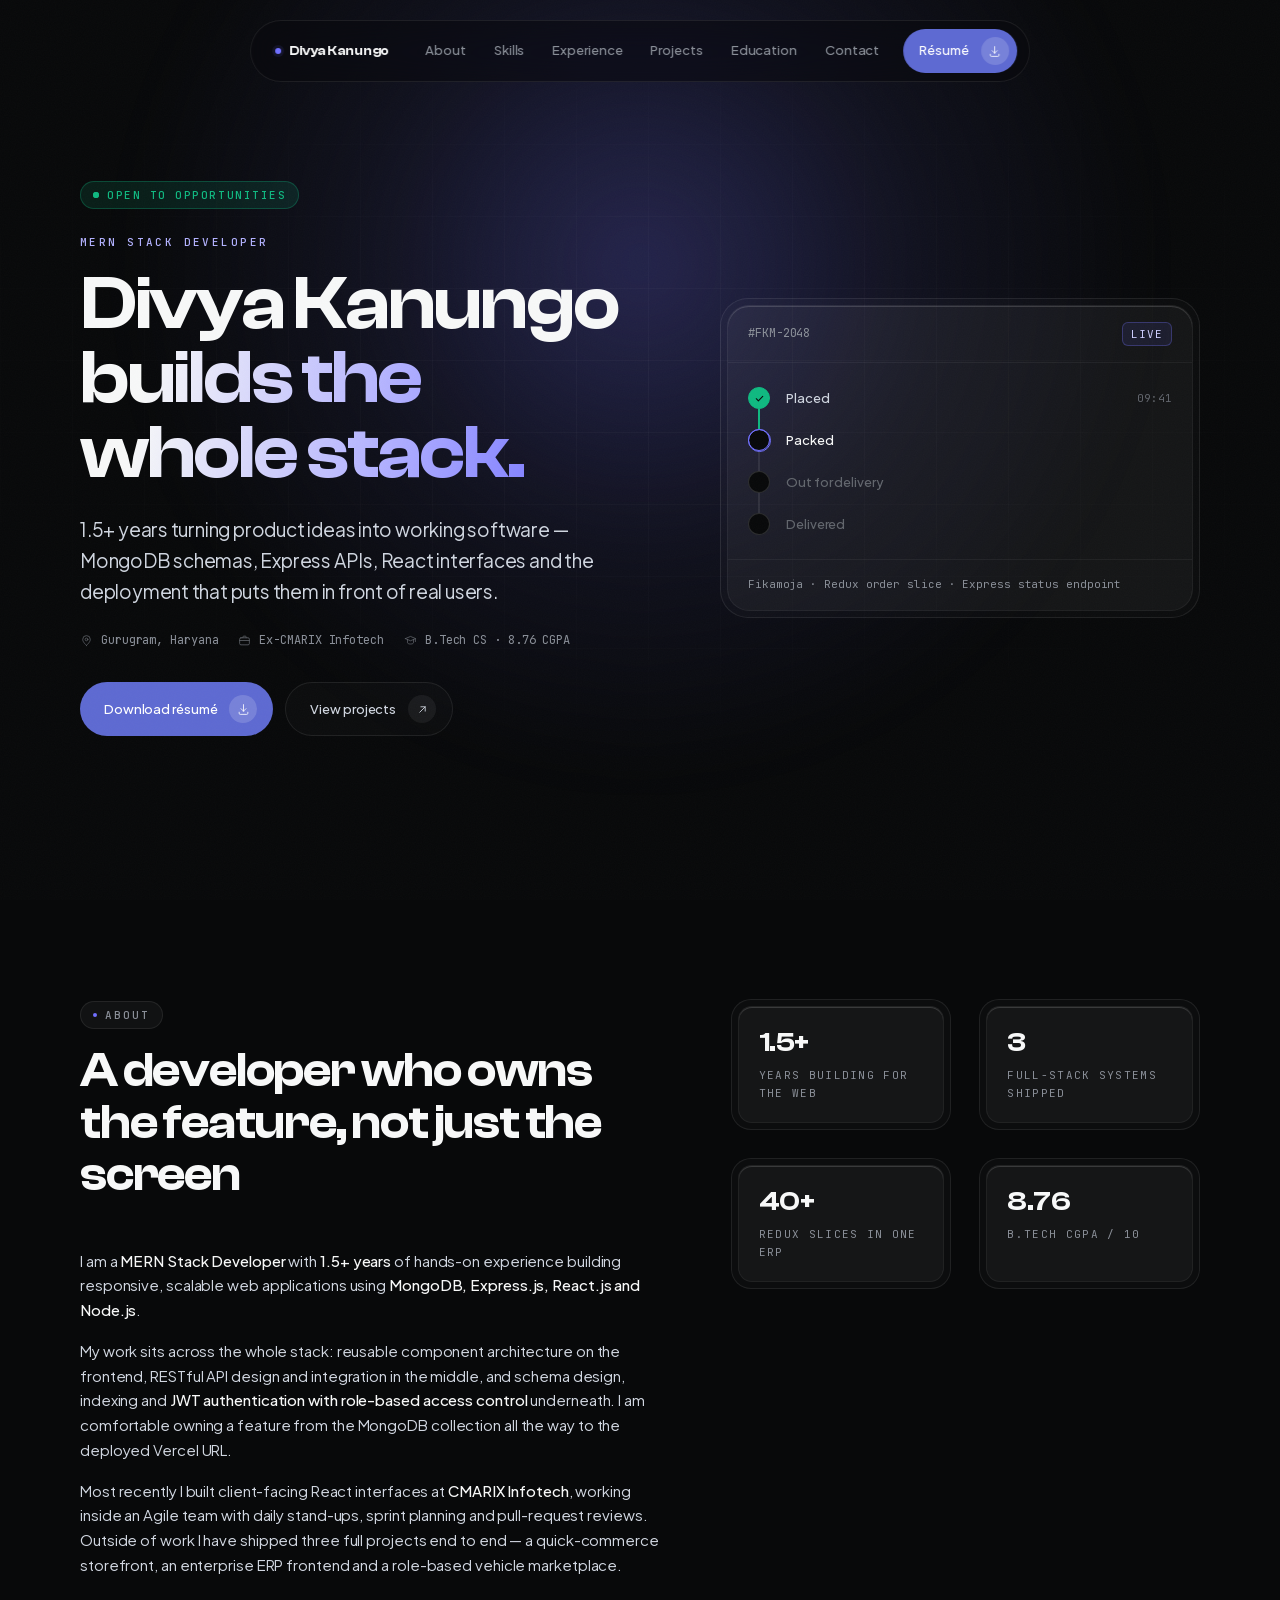
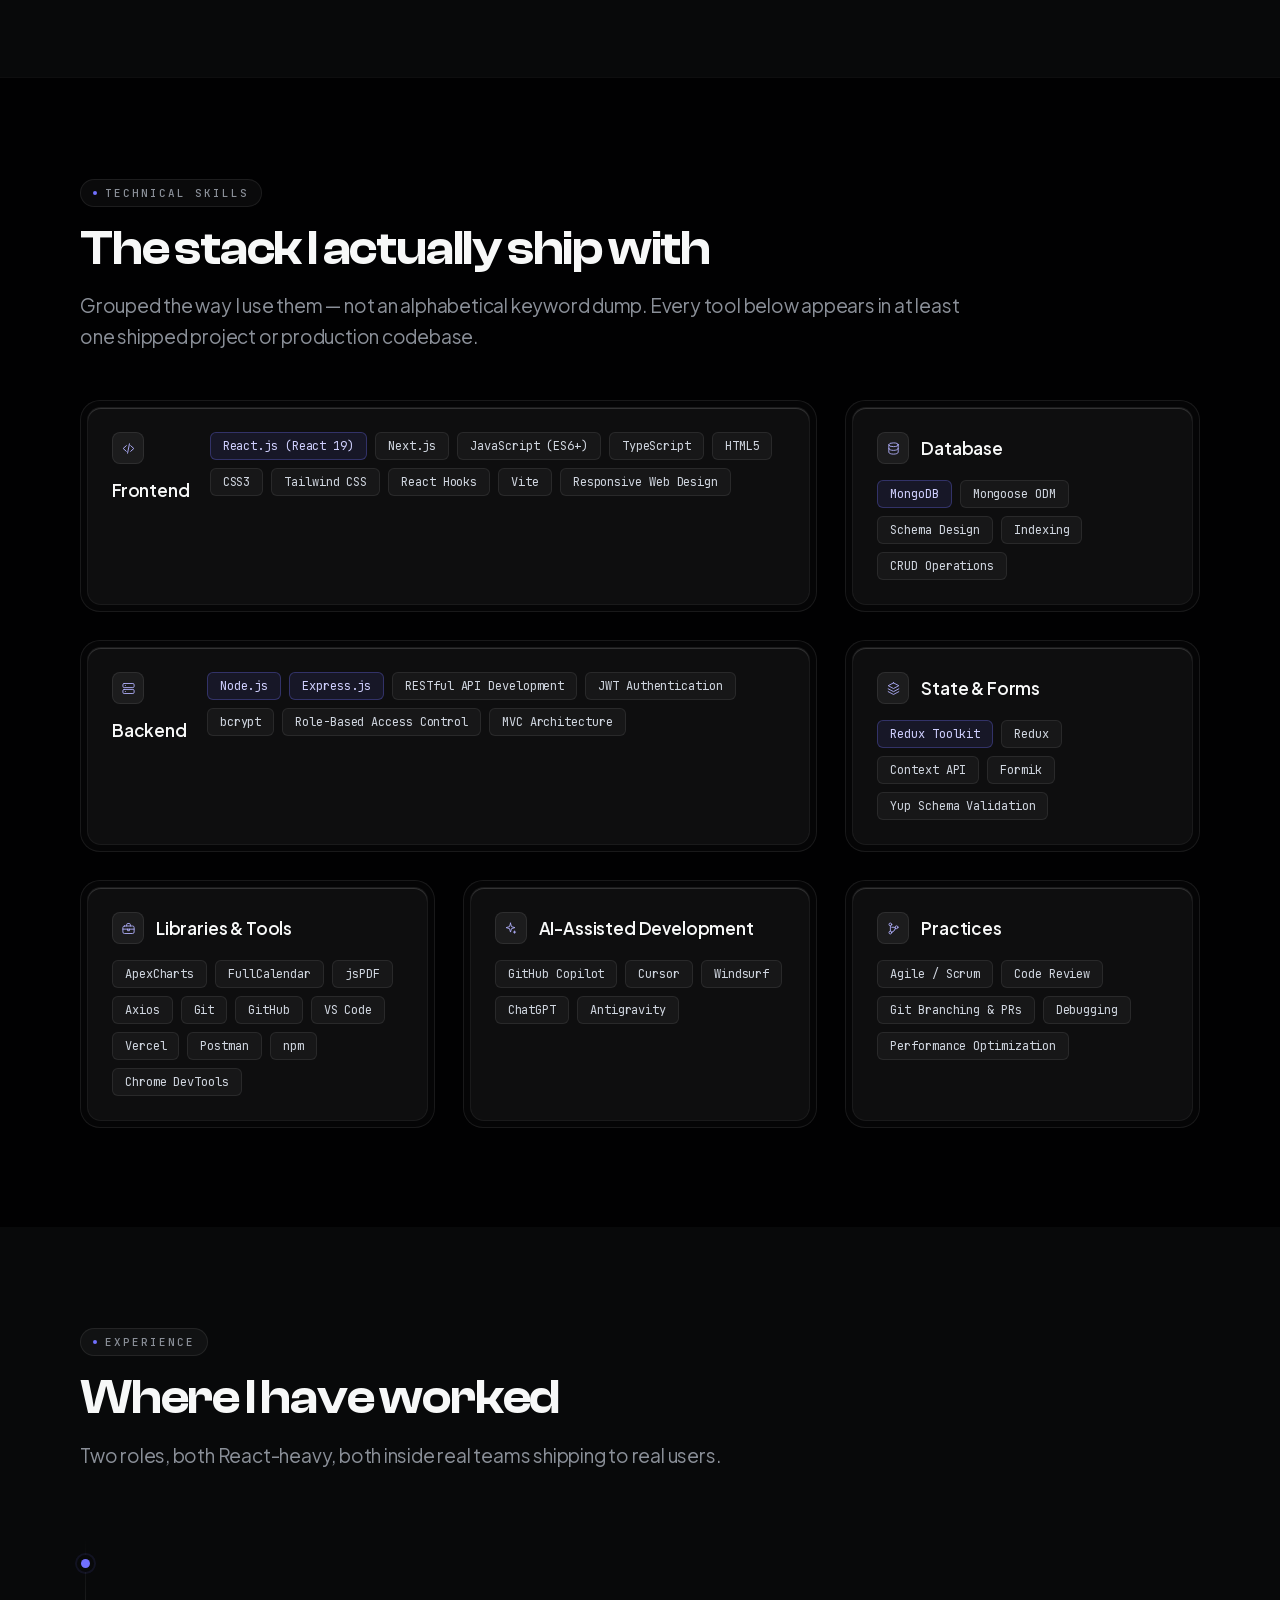
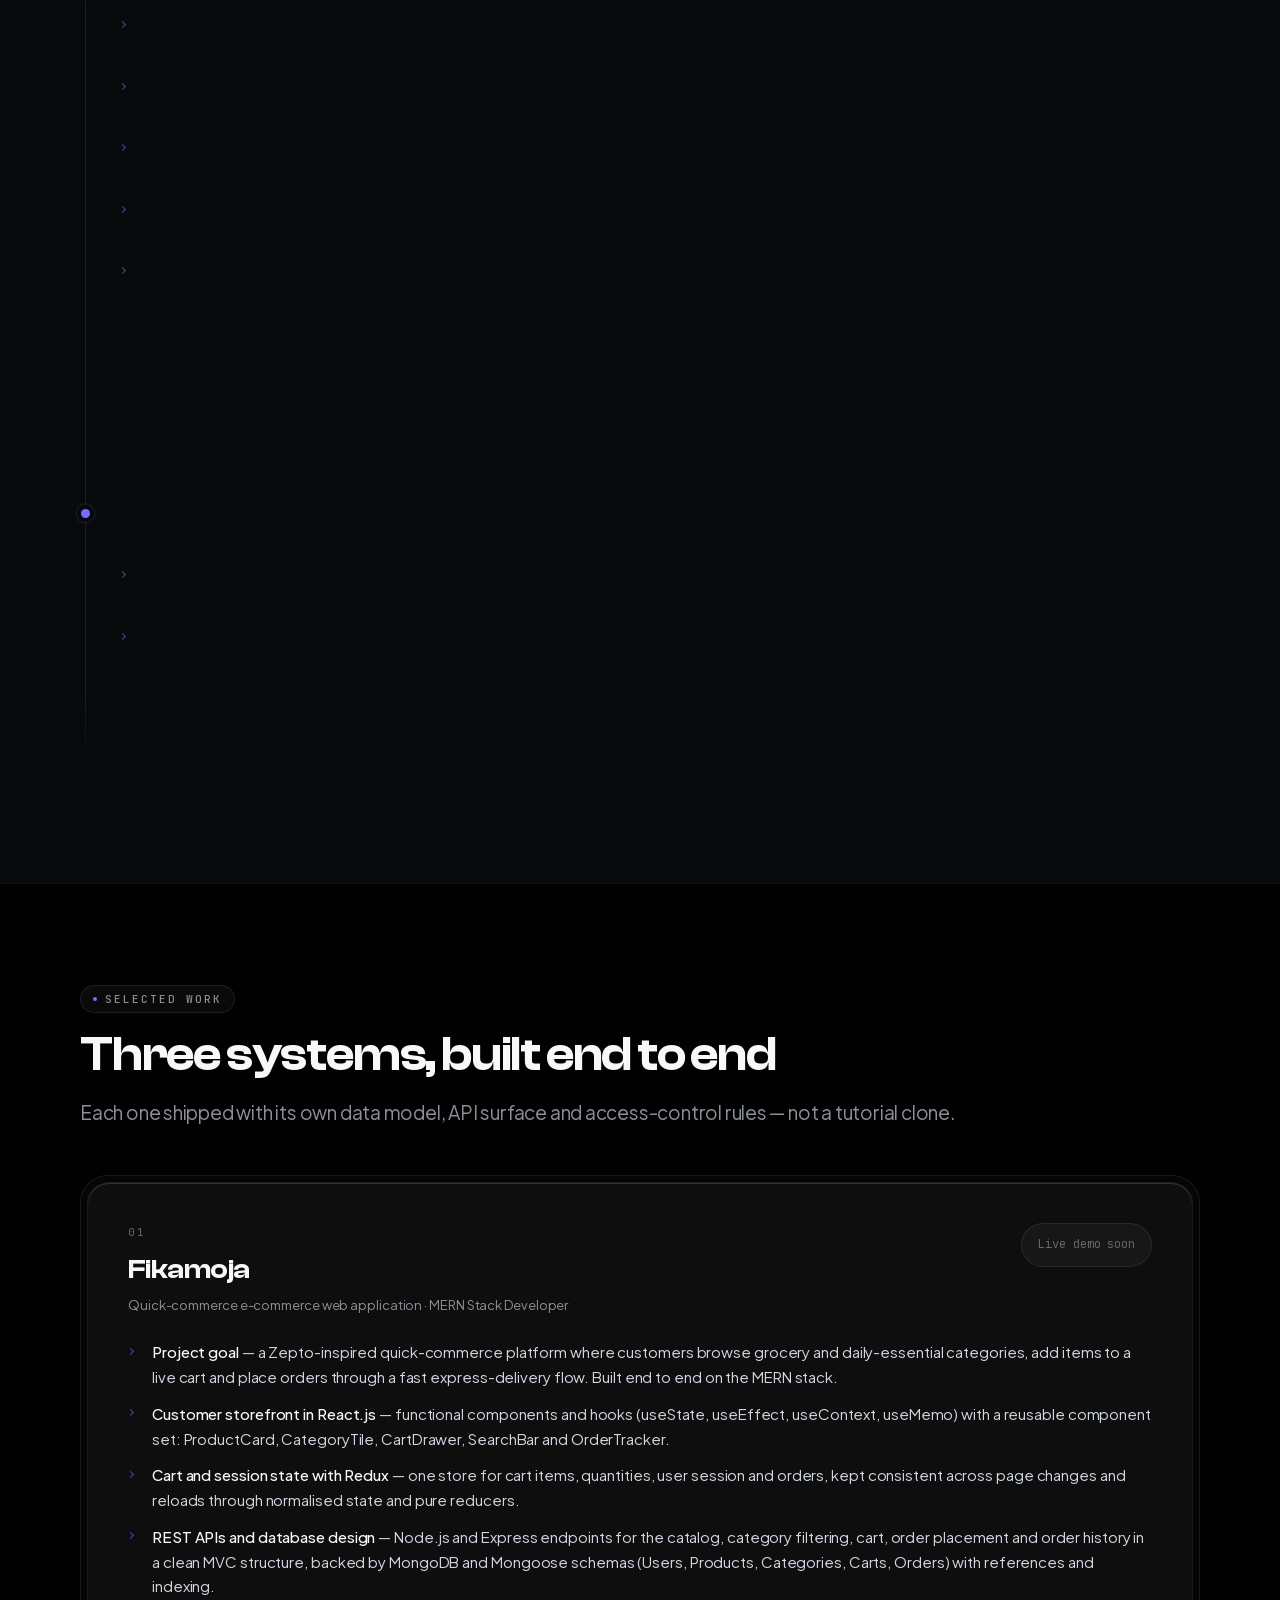
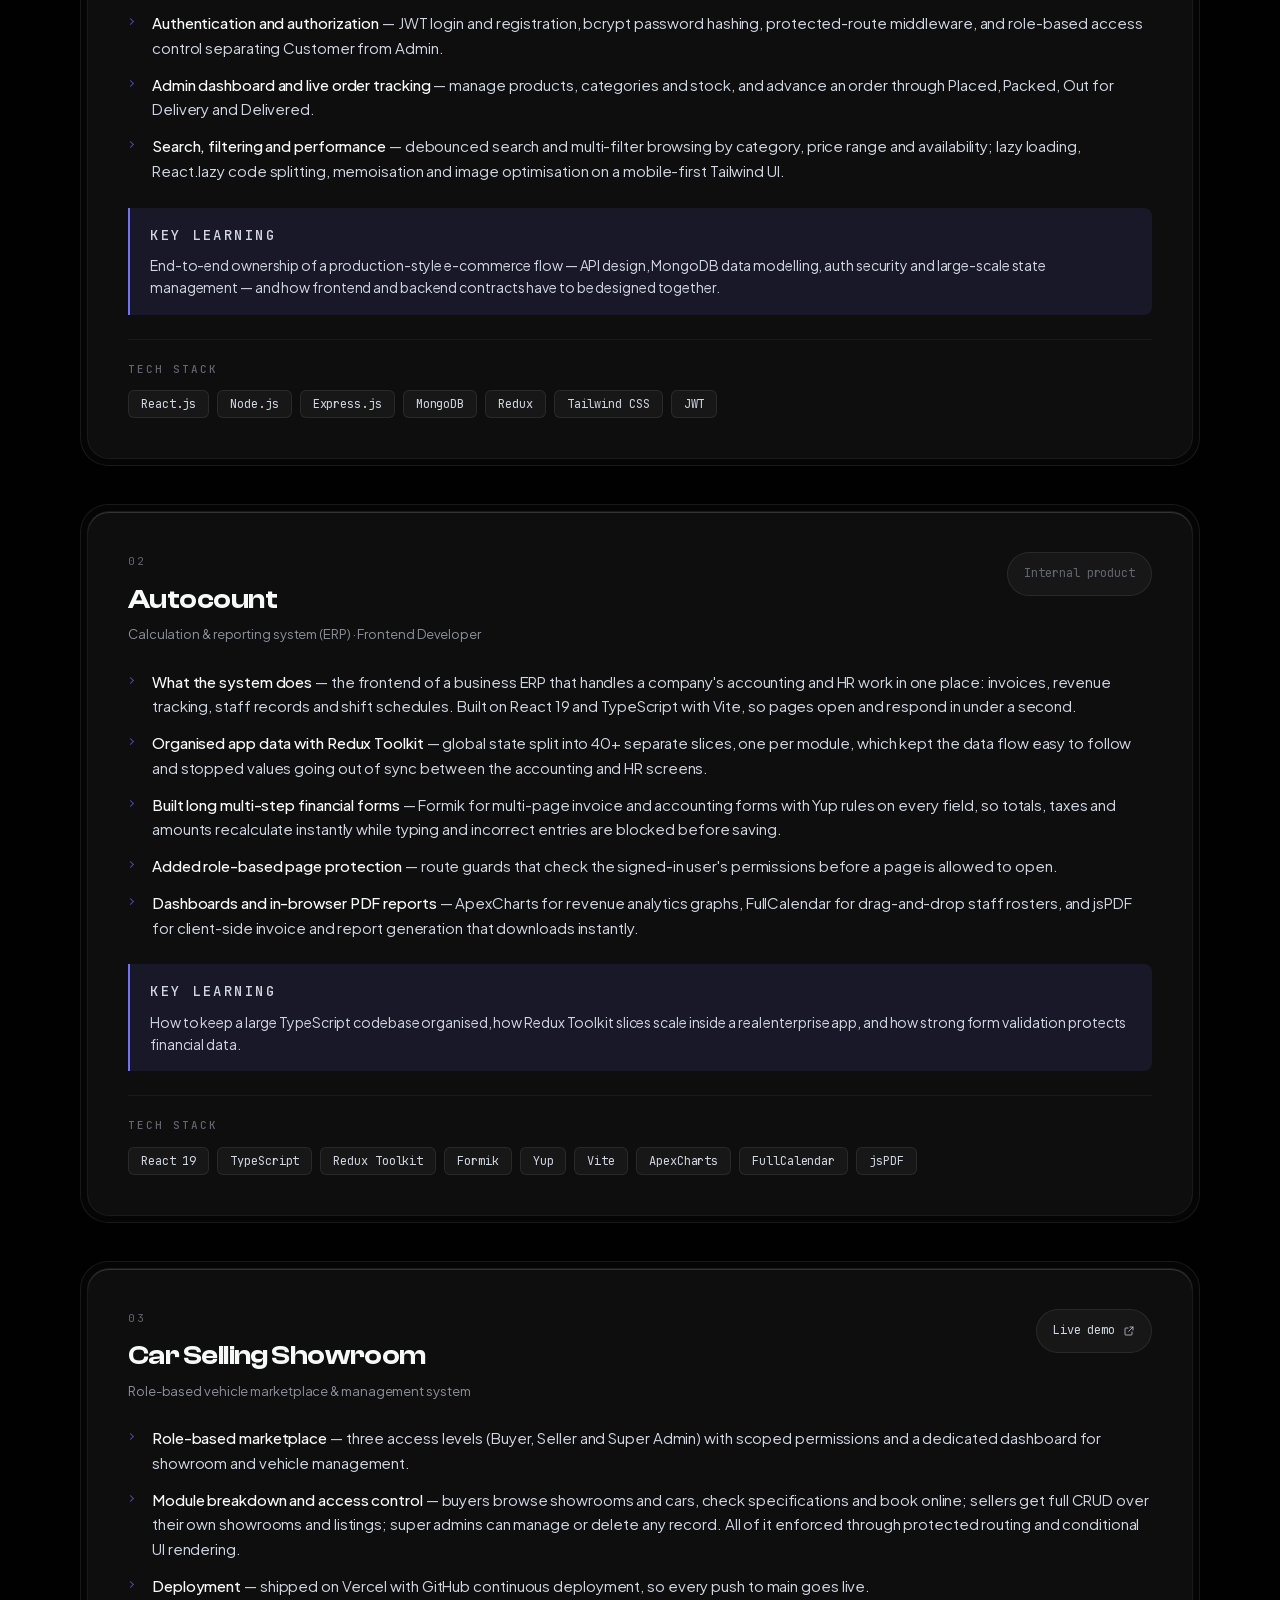
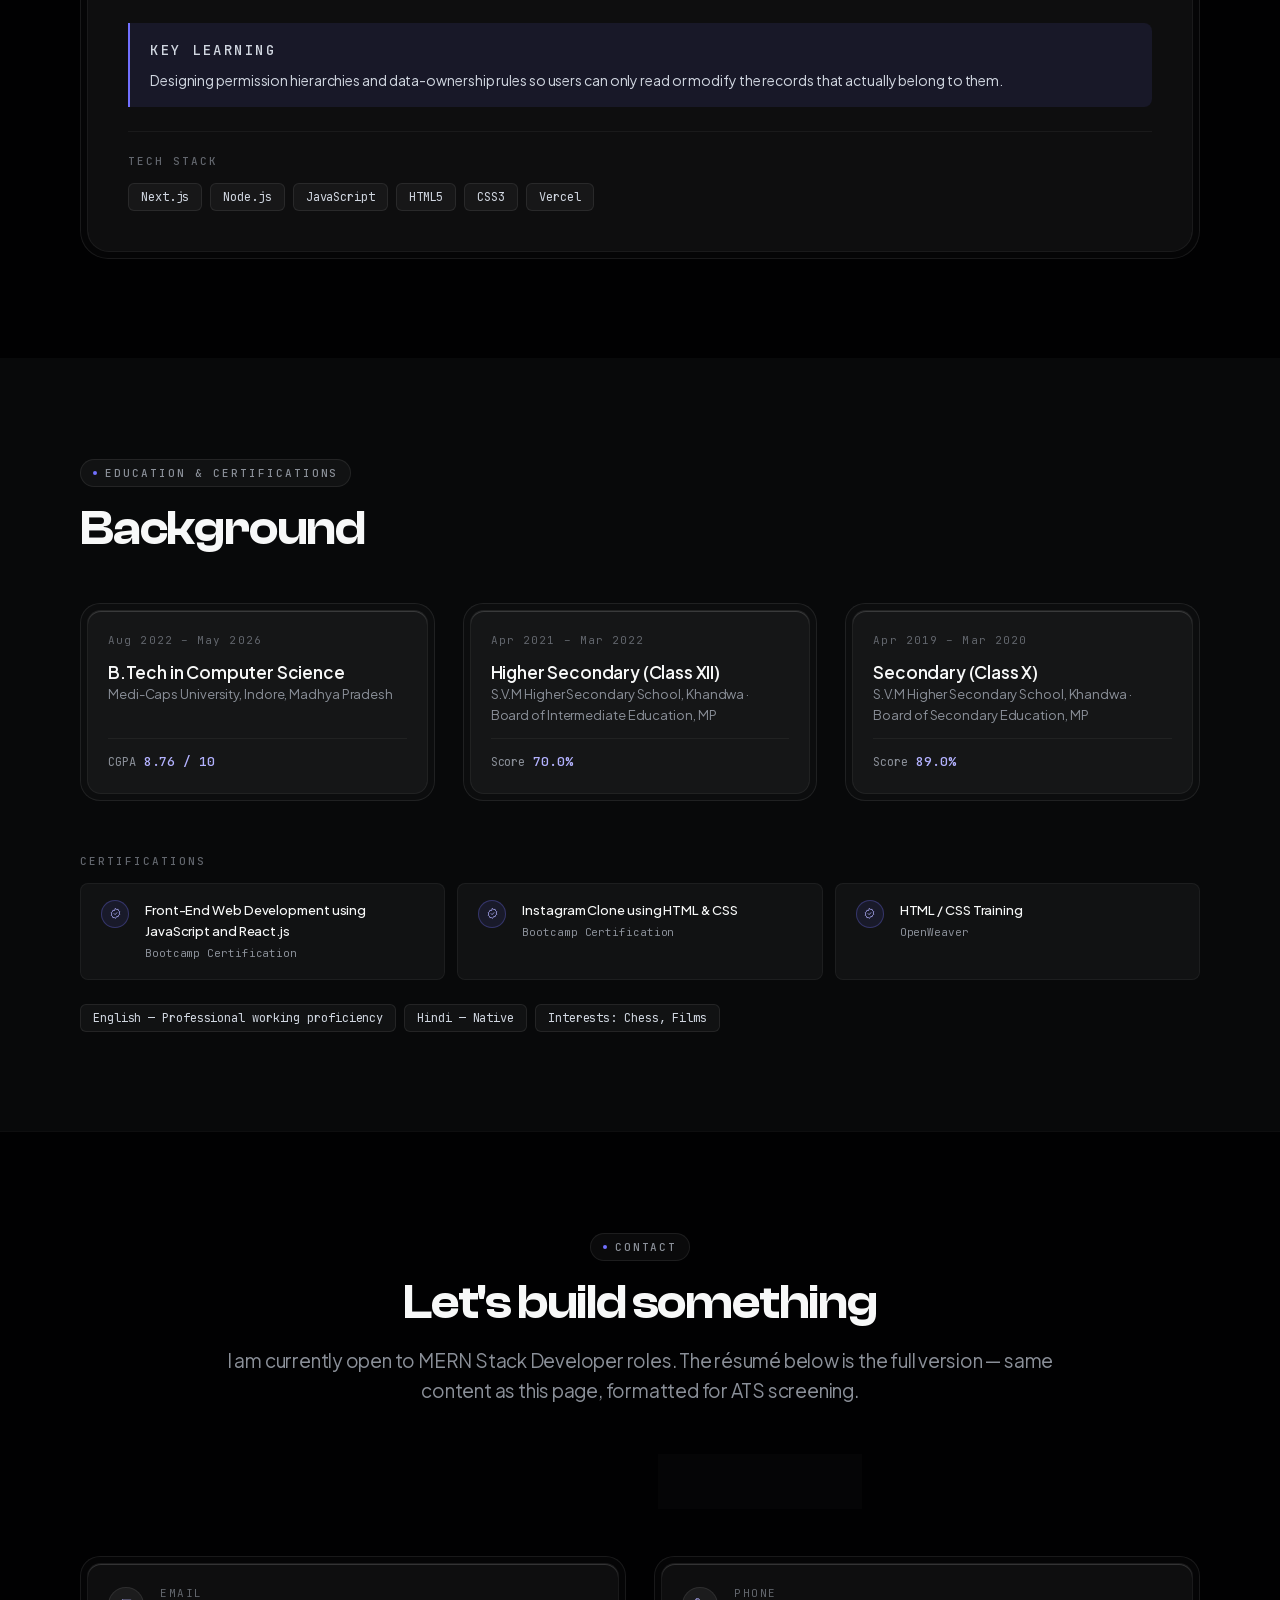
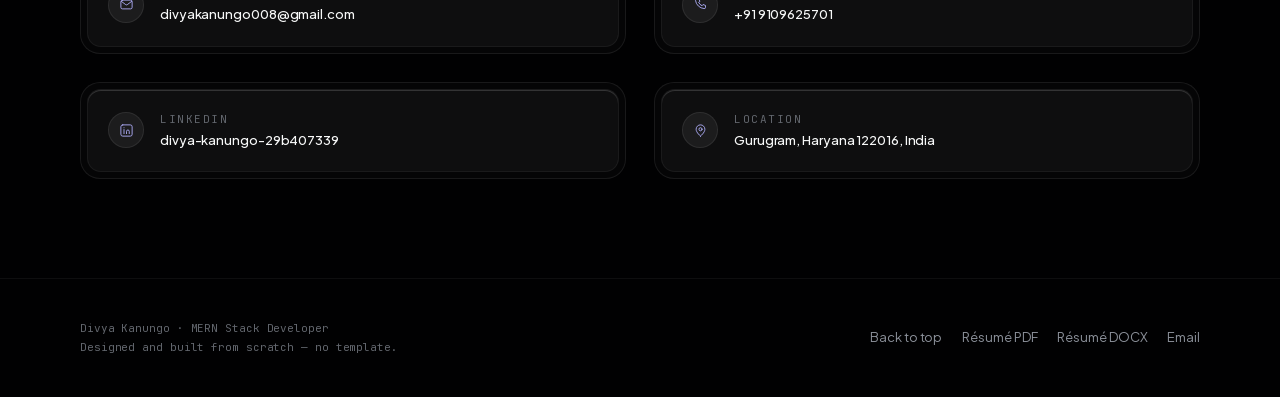
<file: index.html>
<!doctype html>
<html lang="en">
  <head>
    <meta charset="utf-8" />
    <meta name="viewport" content="width=device-width, initial-scale=1" />
    <title>Divya Kanungo — MERN Stack Developer</title>
    <meta
      name="description"
      content="Divya Kanungo — MERN Stack Developer with 1.5+ years building responsive, scalable web applications with MongoDB, Express.js, React.js and Node.js. Portfolio, projects and downloadable résumé."
    />
    <meta name="author" content="Divya Kanungo" />
    <meta name="theme-color" content="#08090a" />
    <link rel="canonical" href="https://divyagit52.github.io/divya-portfolio/" />
    <link rel="icon" type="image/svg+xml" href="assets/favicon.svg" />
    <link rel="apple-touch-icon" href="assets/apple-touch-icon.png" />

    <meta property="og:type" content="profile" />
    <meta property="og:title" content="Divya Kanungo — MERN Stack Developer" />
    <meta
      property="og:description"
      content="Full-stack MERN developer. Quick-commerce platform, enterprise ERP frontend and a role-based vehicle marketplace — built end to end."
    />
    <meta name="twitter:card" content="summary" />

    <link
      rel="preload"
      as="font"
      type="font/woff2"
      href="assets/fonts/clash-600.woff2"
      crossorigin
    />
    <link
      rel="preload"
      as="font"
      type="font/woff2"
      href="assets/fonts/pjs-var.woff2"
      crossorigin
    />
    <link rel="stylesheet" href="assets/fonts/fonts.css" />
    <link rel="stylesheet" href="assets/css/styles.css" />

    <script type="application/ld+json">
      {
        "@context": "https://schema.org",
        "@type": "Person",
        "name": "Divya Kanungo",
        "jobTitle": "MERN Stack Developer",
        "email": "mailto:divyakanungo008@gmail.com",
        "telephone": "+91-9109625701",
        "address": {
          "@type": "PostalAddress",
          "addressLocality": "Gurugram",
          "addressRegion": "Haryana",
          "postalCode": "122016",
          "addressCountry": "IN"
        },
        "sameAs": ["https://www.linkedin.com/in/divya-kanungo-29b407339"],
        "alumniOf": "Medi-Caps University, Indore",
        "knowsAbout": [
          "MongoDB",
          "Express.js",
          "React.js",
          "Node.js",
          "Redux Toolkit",
          "TypeScript",
          "Next.js"
        ]
      }
    </script>
  </head>

  <body>
    <a class="skip-link" href="#main">Skip to content</a>

    <!-- ===================================================================
         NAV ISLAND — DESIGN.md §5.3
         =================================================================== -->
    <header>
      <nav class="nav" id="nav" aria-label="Primary">
        <a class="nav__brand" href="#top">
          <span class="nav__brand-dot" aria-hidden="true"></span>
          Divya Kanungo
        </a>
        <div class="nav__links">
          <a class="nav__link" href="#about">About</a>
          <a class="nav__link" href="#skills">Skills</a>
          <a class="nav__link" href="#experience">Experience</a>
          <a class="nav__link" href="#projects">Projects</a>
          <a class="nav__link" href="#education">Education</a>
          <a class="nav__link" href="#contact">Contact</a>
        </div>
        <a
          class="btn btn--primary nav__cta"
          href="assets/resume/Divya_Kanungo_MERN_Stack_Developer.pdf"
          download="Divya_Kanungo_MERN_Stack_Developer.pdf"
          >Résumé<span class="btn__icon"
            ><svg viewBox="0 0 24 24" aria-hidden="true">
              <use href="#i-download"></use></svg></span
        ></a>
        <button
          class="nav__burger"
          id="burger"
          type="button"
          aria-expanded="false"
          aria-controls="menu"
        >
          <span class="sr-only">Open menu</span>
          <span class="nav__burger-box" aria-hidden="true"
            ><span></span><span></span><span></span
          ></span>
        </button>
      </nav>

      <div class="menu" id="menu" hidden>
        <nav class="menu__list" aria-label="Mobile">
          <a href="#about" style="--i: 0">About</a>
          <a href="#skills" style="--i: 1">Skills</a>
          <a href="#experience" style="--i: 2">Experience</a>
          <a href="#projects" style="--i: 3">Projects</a>
          <a href="#education" style="--i: 4">Education</a>
          <a href="#contact" style="--i: 5">Contact</a>
        </nav>
        <div class="menu__foot">
          <a
            class="btn btn--primary"
            href="assets/resume/Divya_Kanungo_MERN_Stack_Developer.pdf"
            download="Divya_Kanungo_MERN_Stack_Developer.pdf"
            >Download résumé<span class="btn__icon"
              ><svg viewBox="0 0 24 24" aria-hidden="true">
                <use href="#i-download"></use></svg></span
          ></a>
        </div>
      </div>
    </header>

    <main id="main">
      <!-- =================================================================
           HERO — signature moment: the live OrderTracker
           ================================================================= -->
      <section class="hero" id="top">
        <div class="hero__aurora" aria-hidden="true"></div>
        <div class="hero__grid-lines" aria-hidden="true"></div>

        <div class="shell hero__inner">
          <div>
            <p class="hero__status">
              <span class="hero__status-dot" aria-hidden="true"></span>
              Open to opportunities
            </p>

            <span class="hero__eyebrow">MERN Stack Developer</span>

            <h1 class="hero__name">
              Divya Kanungo
              <em>builds the whole stack.</em>
            </h1>

            <p class="hero__tagline">
              1.5+ years turning product ideas into working software — MongoDB
              schemas, Express APIs, React interfaces and the deployment that puts
              them in front of real users.
            </p>

            <ul class="hero__meta">
              <li>
                <svg viewBox="0 0 24 24" aria-hidden="true">
                  <use href="#i-pin"></use>
                </svg>
                Gurugram, Haryana
              </li>
              <li>
                <svg viewBox="0 0 24 24" aria-hidden="true">
                  <use href="#i-bag"></use>
                </svg>
                Ex-CMARIX Infotech
              </li>
              <li>
                <svg viewBox="0 0 24 24" aria-hidden="true">
                  <use href="#i-cap"></use>
                </svg>
                B.Tech CS · 8.76 CGPA
              </li>
            </ul>

            <div class="btn-row hero__actions">
              <a
                class="btn btn--primary"
                href="assets/resume/Divya_Kanungo_MERN_Stack_Developer.pdf"
                download="Divya_Kanungo_MERN_Stack_Developer.pdf"
                >Download résumé<span class="btn__icon"
                  ><svg viewBox="0 0 24 24" aria-hidden="true">
                    <use href="#i-download"></use></svg></span
              ></a>
              <a class="btn btn--ghost" href="#projects"
                >View projects<span class="btn__icon"
                  ><svg viewBox="0 0 24 24" aria-hidden="true">
                    <use href="#i-arrow"></use></svg></span
              ></a>
            </div>
          </div>

          <!-- The one memorable moment: a working miniature of the order
               tracker built for Fikamoja. -->
          <div class="panel panel--lg panel--flush" id="tracker">
            <div class="panel__core">
              <div class="tracker__head">
                <span class="tracker__id">#FKM-2048</span>
                <span class="tracker__badge">Live</span>
              </div>
              <div
                class="tracker__rail"
                role="img"
                aria-label="Order status demo: an order moving from Placed to Packed to Out for delivery to Delivered."
              >
                <div class="tracker__step is-done" data-step="0">
                  <span class="tracker__dot" aria-hidden="true"
                    ><svg viewBox="0 0 24 24"><use href="#i-check"></use></svg
                  ></span>
                  <span class="tracker__label">Placed</span>
                  <span class="tracker__time">09:41</span>
                </div>
                <div class="tracker__step is-active" data-step="1">
                  <span class="tracker__dot" aria-hidden="true"></span>
                  <span class="tracker__label">Packed</span>
                  <span class="tracker__time">09:43</span>
                </div>
                <div class="tracker__step" data-step="2">
                  <span class="tracker__dot" aria-hidden="true"></span>
                  <span class="tracker__label">Out for delivery</span>
                  <span class="tracker__time">09:47</span>
                </div>
                <div class="tracker__step" data-step="3">
                  <span class="tracker__dot" aria-hidden="true"></span>
                  <span class="tracker__label">Delivered</span>
                  <span class="tracker__time">09:56</span>
                </div>
              </div>
              <div class="tracker__foot">
                Fikamoja · Redux order slice · Express status endpoint
              </div>
            </div>
          </div>
        </div>
      </section>

      <!-- =================================================================
           ABOUT + STATS
           ================================================================= -->
      <section class="section" id="about">
        <div class="shell">
          <div class="about">
            <div class="reveal">
              <div class="s-head">
                <p class="eyebrow">About</p>
                <h2 class="s-title">
                  A developer who owns the feature, not just the screen
                </h2>
              </div>
              <div class="about__body measure">
                <p>
                  I am a <strong>MERN Stack Developer</strong> with
                  <strong>1.5+ years</strong> of hands-on experience building
                  responsive, scalable web applications using
                  <strong>MongoDB, Express.js, React.js and Node.js</strong>.
                </p>
                <p>
                  My work sits across the whole stack: reusable component
                  architecture on the frontend, RESTful API design and integration
                  in the middle, and schema design, indexing and
                  <strong>JWT authentication with role-based access control</strong>
                  underneath. I am comfortable owning a feature from the MongoDB
                  collection all the way to the deployed Vercel URL.
                </p>
                <p>
                  Most recently I built client-facing React interfaces at
                  <strong>CMARIX Infotech</strong>, working inside an Agile team
                  with daily stand-ups, sprint planning and pull-request reviews.
                  Outside of work I have shipped three full projects end to end —
                  a quick-commerce storefront, an enterprise ERP frontend and a
                  role-based vehicle marketplace.
                </p>
              </div>
            </div>

            <div class="stats reveal" style="--i: 1">
              <article class="panel stat">
                <div class="panel__core">
                  <p class="stat__fig">1.5<span>+</span></p>
                  <p class="stat__cap">Years building for the web</p>
                </div>
              </article>
              <article class="panel stat">
                <div class="panel__core">
                  <p class="stat__fig">3</p>
                  <p class="stat__cap">Full-stack systems shipped</p>
                </div>
              </article>
              <article class="panel stat">
                <div class="panel__core">
                  <p class="stat__fig">40<span>+</span></p>
                  <p class="stat__cap">Redux slices in one ERP</p>
                </div>
              </article>
              <article class="panel stat">
                <div class="panel__core">
                  <p class="stat__fig">8.76</p>
                  <p class="stat__cap">B.Tech CGPA / 10</p>
                </div>
              </article>
            </div>
          </div>
        </div>
      </section>

      <!-- =================================================================
           SKILLS — asymmetric bento, 7 groups
           ================================================================= -->
      <section class="section section--deep" id="skills">
        <div class="shell">
          <div class="s-head reveal">
            <p class="eyebrow">Technical skills</p>
            <h2 class="s-title">The stack I actually ship with</h2>
            <p class="s-lede">
              Grouped the way I use them — not an alphabetical keyword dump. Every
              tool below appears in at least one shipped project or production
              codebase.
            </p>
          </div>

          <div class="bento">
            <article class="panel skill skill--wide reveal">
              <div class="panel__core">
                <div class="skill__head">
                  <span class="skill__icon" aria-hidden="true"
                    ><svg viewBox="0 0 24 24"><use href="#i-code"></use></svg
                  ></span>
                  <h3 class="skill__title">Frontend</h3>
                </div>
                <ul class="chips">
                  <li class="chip chip--accent">React.js (React 19)</li>
                  <li class="chip">Next.js</li>
                  <li class="chip">JavaScript (ES6+)</li>
                  <li class="chip">TypeScript</li>
                  <li class="chip">HTML5</li>
                  <li class="chip">CSS3</li>
                  <li class="chip">Tailwind CSS</li>
                  <li class="chip">React Hooks</li>
                  <li class="chip">Vite</li>
                  <li class="chip">Responsive Web Design</li>
                </ul>
              </div>
            </article>

            <article class="panel skill skill--wide reveal" style="--i: 1">
              <div class="panel__core">
                <div class="skill__head">
                  <span class="skill__icon" aria-hidden="true"
                    ><svg viewBox="0 0 24 24"><use href="#i-server"></use></svg
                  ></span>
                  <h3 class="skill__title">Backend</h3>
                </div>
                <ul class="chips">
                  <li class="chip chip--accent">Node.js</li>
                  <li class="chip chip--accent">Express.js</li>
                  <li class="chip">RESTful API Development</li>
                  <li class="chip">JWT Authentication</li>
                  <li class="chip">bcrypt</li>
                  <li class="chip">Role-Based Access Control</li>
                  <li class="chip">MVC Architecture</li>
                </ul>
              </div>
            </article>

            <article class="panel skill reveal" style="--i: 2">
              <div class="panel__core">
                <div class="skill__head">
                  <span class="skill__icon" aria-hidden="true"
                    ><svg viewBox="0 0 24 24"><use href="#i-db"></use></svg
                  ></span>
                  <h3 class="skill__title">Database</h3>
                </div>
                <ul class="chips">
                  <li class="chip chip--accent">MongoDB</li>
                  <li class="chip">Mongoose ODM</li>
                  <li class="chip">Schema Design</li>
                  <li class="chip">Indexing</li>
                  <li class="chip">CRUD Operations</li>
                </ul>
              </div>
            </article>

            <article class="panel skill reveal" style="--i: 3">
              <div class="panel__core">
                <div class="skill__head">
                  <span class="skill__icon" aria-hidden="true"
                    ><svg viewBox="0 0 24 24"><use href="#i-layers"></use></svg
                  ></span>
                  <h3 class="skill__title">State &amp; Forms</h3>
                </div>
                <ul class="chips">
                  <li class="chip chip--accent">Redux Toolkit</li>
                  <li class="chip">Redux</li>
                  <li class="chip">Context API</li>
                  <li class="chip">Formik</li>
                  <li class="chip">Yup Schema Validation</li>
                </ul>
              </div>
            </article>

            <article class="panel skill reveal" style="--i: 4">
              <div class="panel__core">
                <div class="skill__head">
                  <span class="skill__icon" aria-hidden="true"
                    ><svg viewBox="0 0 24 24"><use href="#i-tools"></use></svg
                  ></span>
                  <h3 class="skill__title">Libraries &amp; Tools</h3>
                </div>
                <ul class="chips">
                  <li class="chip">ApexCharts</li>
                  <li class="chip">FullCalendar</li>
                  <li class="chip">jsPDF</li>
                  <li class="chip">Axios</li>
                  <li class="chip">Git</li>
                  <li class="chip">GitHub</li>
                  <li class="chip">VS Code</li>
                  <li class="chip">Vercel</li>
                  <li class="chip">Postman</li>
                  <li class="chip">npm</li>
                  <li class="chip">Chrome DevTools</li>
                </ul>
              </div>
            </article>

            <article class="panel skill reveal" style="--i: 5">
              <div class="panel__core">
                <div class="skill__head">
                  <span class="skill__icon" aria-hidden="true"
                    ><svg viewBox="0 0 24 24"><use href="#i-spark"></use></svg
                  ></span>
                  <h3 class="skill__title">AI-Assisted Development</h3>
                </div>
                <ul class="chips">
                  <li class="chip">GitHub Copilot</li>
                  <li class="chip">Cursor</li>
                  <li class="chip">Windsurf</li>
                  <li class="chip">ChatGPT</li>
                  <li class="chip">Antigravity</li>
                </ul>
              </div>
            </article>

            <article class="panel skill reveal" style="--i: 6">
              <div class="panel__core">
                <div class="skill__head">
                  <span class="skill__icon" aria-hidden="true"
                    ><svg viewBox="0 0 24 24"><use href="#i-git"></use></svg
                  ></span>
                  <h3 class="skill__title">Practices</h3>
                </div>
                <ul class="chips">
                  <li class="chip">Agile / Scrum</li>
                  <li class="chip">Code Review</li>
                  <li class="chip">Git Branching &amp; PRs</li>
                  <li class="chip">Debugging</li>
                  <li class="chip">Performance Optimization</li>
                </ul>
              </div>
            </article>
          </div>
        </div>
      </section>

      <!-- =================================================================
           EXPERIENCE TIMELINE
           ================================================================= -->
      <section class="section" id="experience">
        <div class="shell">
          <div class="s-head reveal">
            <p class="eyebrow">Experience</p>
            <h2 class="s-title">Where I have worked</h2>
            <p class="s-lede">
              Two roles, both React-heavy, both inside real teams shipping to real
              users.
            </p>
          </div>

          <div class="timeline">
            <article class="tl-entry reveal">
              <div class="tl-head">
                <h3 class="tl-role">Junior Software Developer</h3>
                <p class="tl-dates">Jul 2025 – Aug 2026</p>
              </div>
              <p class="tl-org">
                <span class="org">CMARIX Infotech</span><span class="sep"></span
                >Ahmedabad, Gujarat<span class="sep"></span>Onsite
              </p>
              <ul class="bullets">
                <li>
                  <b>Built client-facing React.js interfaces</b> — responsive,
                  interactive screens for live client products, plus a shared
                  component library of forms, modals, data tables and message
                  threads that standardised UI patterns and removed duplicated
                  code across the app.
                </li>
                <li>
                  <b>Integrated REST APIs for messaging and user data</b> — wired
                  message threads and user profiles to backend endpoints with
                  async data fetching, explicit loading and error states, and
                  pagination for long lists.
                </li>
                <li>
                  <b>Centralised application state with Redux</b> — moved the
                  messaging workflow into a global store so deeply nested
                  components shared one consistent source of truth, eliminating
                  prop-drilling.
                </li>
                <li>
                  <b>Optimised rendering performance</b> — cut unnecessary
                  re-renders using React.memo, useCallback and useMemo, and
                  combined conditional rendering with component-level code
                  splitting to keep interactions responsive.
                </li>
                <li>
                  <b>Collaborated in an Agile team</b> — worked day to day with
                  designers, backend engineers and QA through stand-ups and sprint
                  planning, using Git branching and a pull-request workflow with
                  peer code review.
                </li>
              </ul>
              <div class="learn">
                <p class="learn__tag">Key learning</p>
                <p>
                  Professional code-review discipline, how to structure frontend
                  architecture so it stays maintainable on a long-lived product,
                  and confident debugging with Chrome DevTools.
                </p>
              </div>
            </article>

            <article class="tl-entry reveal" style="--i: 1">
              <div class="tl-head">
                <h3 class="tl-role">Frontend Development Trainee</h3>
                <p class="tl-dates">Jan 2025 – Jun 2025</p>
              </div>
              <p class="tl-org">
                <span class="org">BasketHunt Pvt. Ltd.</span><span class="sep"></span
                >Jharkhand<span class="sep"></span>Remote
              </p>
              <ul class="bullets">
                <li>
                  <b>Developed dynamic React.js applications</b> — focused on
                  rendering performance and a scalable component structure,
                  breaking interfaces down into reusable modular components.
                </li>
                <li>
                  <b>Integrated internal and third-party REST APIs</b> — parsed
                  JSON responses, handled loading and error states robustly, and
                  used Redux to share fetched data across the component tree.
                </li>
              </ul>
              <div class="learn">
                <p class="learn__tag">Key learning</p>
                <p>
                  The fundamentals that everything else rests on — JavaScript
                  ES6+, the React component lifecycle, Git version control, and
                  responsive CSS with Flexbox and Grid.
                </p>
              </div>
            </article>
          </div>
        </div>
      </section>

      <!-- =================================================================
           PROJECTS
           ================================================================= -->
      <section class="section section--deep" id="projects">
        <div class="shell">
          <div class="s-head reveal">
            <p class="eyebrow">Selected work</p>
            <h2 class="s-title">Three systems, built end to end</h2>
            <p class="s-lede">
              Each one shipped with its own data model, API surface and
              access-control rules — not a tutorial clone.
            </p>
          </div>

          <div class="projects">
            <!-- ---------------- Project 01 — Fikamoja ---------------- -->
            <article class="panel panel--lg proj reveal">
              <div class="panel__core">
                <div class="proj__top">
                  <div>
                    <p class="proj__index">01</p>
                    <h3 class="proj__name">Fikamoja</h3>
                    <p class="proj__kind">
                      Quick-commerce e-commerce web application · MERN Stack
                      Developer
                    </p>
                  </div>
                  <span class="proj__link proj__link--soon">Live demo soon</span>
                </div>

                <ul class="bullets">
                  <li>
                    <b>Project goal</b> — a Zepto-inspired quick-commerce platform
                    where customers browse grocery and daily-essential categories,
                    add items to a live cart and place orders through a fast
                    express-delivery flow. Built end to end on the MERN stack.
                  </li>
                  <li>
                    <b>Customer storefront in React.js</b> — functional components
                    and hooks (useState, useEffect, useContext, useMemo) with a
                    reusable component set: ProductCard, CategoryTile, CartDrawer,
                    SearchBar and OrderTracker.
                  </li>
                  <li>
                    <b>Cart and session state with Redux</b> — one store for cart
                    items, quantities, user session and orders, kept consistent
                    across page changes and reloads through normalised state and
                    pure reducers.
                  </li>
                  <li>
                    <b>REST APIs and database design</b> — Node.js and Express
                    endpoints for the catalog, category filtering, cart, order
                    placement and order history in a clean MVC structure, backed by
                    MongoDB and Mongoose schemas (Users, Products, Categories,
                    Carts, Orders) with references and indexing.
                  </li>
                  <li>
                    <b>Authentication and authorization</b> — JWT login and
                    registration, bcrypt password hashing, protected-route
                    middleware, and role-based access control separating Customer
                    from Admin.
                  </li>
                  <li>
                    <b>Admin dashboard and live order tracking</b> — manage
                    products, categories and stock, and advance an order through
                    Placed, Packed, Out for Delivery and Delivered.
                  </li>
                  <li>
                    <b>Search, filtering and performance</b> — debounced search and
                    multi-filter browsing by category, price range and
                    availability; lazy loading, React.lazy code splitting,
                    memoisation and image optimisation on a mobile-first Tailwind
                    UI.
                  </li>
                </ul>

                <div class="learn">
                  <p class="learn__tag">Key learning</p>
                  <p>
                    End-to-end ownership of a production-style e-commerce flow —
                    API design, MongoDB data modelling, auth security and
                    large-scale state management — and how frontend and backend
                    contracts have to be designed together.
                  </p>
                </div>

                <div class="proj__stack">
                  <p class="proj__stack-tag">Tech stack</p>
                  <ul class="chips">
                    <li class="chip">React.js</li>
                    <li class="chip">Node.js</li>
                    <li class="chip">Express.js</li>
                    <li class="chip">MongoDB</li>
                    <li class="chip">Redux</li>
                    <li class="chip">Tailwind CSS</li>
                    <li class="chip">JWT</li>
                  </ul>
                </div>
              </div>
            </article>

            <!-- ---------------- Project 02 — Autocount ---------------- -->
            <article class="panel panel--lg proj reveal">
              <div class="panel__core">
                <div class="proj__top">
                  <div>
                    <p class="proj__index">02</p>
                    <h3 class="proj__name">Autocount</h3>
                    <p class="proj__kind">
                      Calculation &amp; reporting system (ERP) · Frontend Developer
                    </p>
                  </div>
                  <span class="proj__link proj__link--soon">Internal product</span>
                </div>

                <ul class="bullets">
                  <li>
                    <b>What the system does</b> — the frontend of a business ERP
                    that handles a company's accounting and HR work in one place:
                    invoices, revenue tracking, staff records and shift schedules.
                    Built on React 19 and TypeScript with Vite, so pages open and
                    respond in under a second.
                  </li>
                  <li>
                    <b>Organised app data with Redux Toolkit</b> — global state
                    split into 40+ separate slices, one per module, which kept the
                    data flow easy to follow and stopped values going out of sync
                    between the accounting and HR screens.
                  </li>
                  <li>
                    <b>Built long multi-step financial forms</b> — Formik for
                    multi-page invoice and accounting forms with Yup rules on every
                    field, so totals, taxes and amounts recalculate instantly while
                    typing and incorrect entries are blocked before saving.
                  </li>
                  <li>
                    <b>Added role-based page protection</b> — route guards that
                    check the signed-in user's permissions before a page is allowed
                    to open.
                  </li>
                  <li>
                    <b>Dashboards and in-browser PDF reports</b> — ApexCharts for
                    revenue analytics graphs, FullCalendar for drag-and-drop staff
                    rosters, and jsPDF for client-side invoice and report
                    generation that downloads instantly.
                  </li>
                </ul>

                <div class="learn">
                  <p class="learn__tag">Key learning</p>
                  <p>
                    How to keep a large TypeScript codebase organised, how Redux
                    Toolkit slices scale inside a real enterprise app, and how
                    strong form validation protects financial data.
                  </p>
                </div>

                <div class="proj__stack">
                  <p class="proj__stack-tag">Tech stack</p>
                  <ul class="chips">
                    <li class="chip">React 19</li>
                    <li class="chip">TypeScript</li>
                    <li class="chip">Redux Toolkit</li>
                    <li class="chip">Formik</li>
                    <li class="chip">Yup</li>
                    <li class="chip">Vite</li>
                    <li class="chip">ApexCharts</li>
                    <li class="chip">FullCalendar</li>
                    <li class="chip">jsPDF</li>
                  </ul>
                </div>
              </div>
            </article>

            <!-- ------------- Project 03 — Car Selling Showroom ------------- -->
            <article class="panel panel--lg proj reveal">
              <div class="panel__core">
                <div class="proj__top">
                  <div>
                    <p class="proj__index">03</p>
                    <h3 class="proj__name">Car Selling Showroom</h3>
                    <p class="proj__kind">
                      Role-based vehicle marketplace &amp; management system
                    </p>
                  </div>
                  <a
                    class="proj__link"
                    href="https://auto-dealer-beige.vercel.app"
                    target="_blank"
                    rel="noopener noreferrer"
                    >Live demo<svg viewBox="0 0 24 24" aria-hidden="true">
                      <use href="#i-ext"></use></svg
                  ></a>
                </div>

                <ul class="bullets">
                  <li>
                    <b>Role-based marketplace</b> — three access levels (Buyer,
                    Seller and Super Admin) with scoped permissions and a dedicated
                    dashboard for showroom and vehicle management.
                  </li>
                  <li>
                    <b>Module breakdown and access control</b> — buyers browse
                    showrooms and cars, check specifications and book online;
                    sellers get full CRUD over their own showrooms and listings;
                    super admins can manage or delete any record. All of it
                    enforced through protected routing and conditional UI
                    rendering.
                  </li>
                  <li>
                    <b>Deployment</b> — shipped on Vercel with GitHub continuous
                    deployment, so every push to main goes live.
                  </li>
                </ul>

                <div class="learn">
                  <p class="learn__tag">Key learning</p>
                  <p>
                    Designing permission hierarchies and data-ownership rules so
                    users can only read or modify the records that actually belong
                    to them.
                  </p>
                </div>

                <div class="proj__stack">
                  <p class="proj__stack-tag">Tech stack</p>
                  <ul class="chips">
                    <li class="chip">Next.js</li>
                    <li class="chip">Node.js</li>
                    <li class="chip">JavaScript</li>
                    <li class="chip">HTML5</li>
                    <li class="chip">CSS3</li>
                    <li class="chip">Vercel</li>
                  </ul>
                </div>
              </div>
            </article>
          </div>
        </div>
      </section>

      <!-- =================================================================
           EDUCATION + CERTIFICATIONS
           ================================================================= -->
      <section class="section" id="education">
        <div class="shell">
          <div class="s-head reveal">
            <p class="eyebrow">Education &amp; certifications</p>
            <h2 class="s-title">Background</h2>
          </div>

          <div class="edu-grid">
            <article class="panel edu reveal">
              <div class="panel__core">
                <p class="edu__dates">Aug 2022 – May 2026</p>
                <div>
                  <h3 class="edu__deg">B.Tech in Computer Science</h3>
                  <p class="edu__org">
                    Medi-Caps University, Indore, Madhya Pradesh
                  </p>
                </div>
                <p class="edu__score">CGPA <b>8.76 / 10</b></p>
              </div>
            </article>

            <article class="panel edu reveal" style="--i: 1">
              <div class="panel__core">
                <p class="edu__dates">Apr 2021 – Mar 2022</p>
                <div>
                  <h3 class="edu__deg">Higher Secondary (Class XII)</h3>
                  <p class="edu__org">
                    S.V.M Higher Secondary School, Khandwa · Board of Intermediate
                    Education, MP
                  </p>
                </div>
                <p class="edu__score">Score <b>70.0%</b></p>
              </div>
            </article>

            <article class="panel edu reveal" style="--i: 2">
              <div class="panel__core">
                <p class="edu__dates">Apr 2019 – Mar 2020</p>
                <div>
                  <h3 class="edu__deg">Secondary (Class X)</h3>
                  <p class="edu__org">
                    S.V.M Higher Secondary School, Khandwa · Board of Secondary
                    Education, MP
                  </p>
                </div>
                <p class="edu__score">Score <b>89.0%</b></p>
              </div>
            </article>
          </div>

          <div class="cert-block reveal">
            <p class="proj__stack-tag">Certifications</p>
            <div class="certs">
              <article class="cert">
                <span class="cert__icon" aria-hidden="true"
                  ><svg viewBox="0 0 24 24"><use href="#i-seal"></use></svg
                ></span>
                <div>
                  <h3 class="cert__name">
                    Front-End Web Development using JavaScript and React.js
                  </h3>
                  <p class="cert__by">Bootcamp Certification</p>
                </div>
              </article>
              <article class="cert">
                <span class="cert__icon" aria-hidden="true"
                  ><svg viewBox="0 0 24 24"><use href="#i-seal"></use></svg
                ></span>
                <div>
                  <h3 class="cert__name">Instagram Clone using HTML &amp; CSS</h3>
                  <p class="cert__by">Bootcamp Certification</p>
                </div>
              </article>
              <article class="cert">
                <span class="cert__icon" aria-hidden="true"
                  ><svg viewBox="0 0 24 24"><use href="#i-seal"></use></svg
                ></span>
                <div>
                  <h3 class="cert__name">HTML / CSS Training</h3>
                  <p class="cert__by">OpenWeaver</p>
                </div>
              </article>
            </div>

            <ul class="chips lang-chips">
              <li class="chip">English — Professional working proficiency</li>
              <li class="chip">Hindi — Native</li>
              <li class="chip">Interests: Chess, Films</li>
            </ul>
          </div>
        </div>
      </section>

      <!-- =================================================================
           CONTACT — résumé download lives here too
           ================================================================= -->
      <section class="section section--deep contact" id="contact">
        <div class="shell">
          <div class="s-head reveal">
            <p class="eyebrow">Contact</p>
            <h2 class="s-title">Let's build something</h2>
            <p class="s-lede measure">
              I am currently open to MERN Stack Developer roles. The résumé below
              is the full version — same content as this page, formatted for ATS
              screening.
            </p>
          </div>

          <div class="btn-row contact__actions reveal">
            <a
              class="btn btn--primary"
              href="assets/resume/Divya_Kanungo_MERN_Stack_Developer.pdf"
              download="Divya_Kanungo_MERN_Stack_Developer.pdf"
              >Download résumé (PDF)<span class="btn__icon"
                ><svg viewBox="0 0 24 24" aria-hidden="true">
                  <use href="#i-download"></use></svg></span
            ></a>
            <a
              class="btn btn--ghost"
              href="assets/resume/Divya_Kanungo_MERN_Stack_Developer.docx"
              download="Divya_Kanungo_MERN_Stack_Developer.docx"
              >Download as .docx<span class="btn__icon"
                ><svg viewBox="0 0 24 24" aria-hidden="true">
                  <use href="#i-download"></use></svg></span
            ></a>
          </div>

          <div class="contact__links reveal" style="--i: 1">
            <a class="panel panel--link clink" href="mailto:divyakanungo008@gmail.com">
              <span class="panel__core">
                <span class="clink__icon" aria-hidden="true"
                  ><svg viewBox="0 0 24 24"><use href="#i-mail"></use></svg
                ></span>
                <span>
                  <span class="clink__tag">Email</span>
                  <span class="clink__val">divyakanungo008@gmail.com</span>
                </span>
              </span>
            </a>

            <a class="panel panel--link clink" href="tel:+919109625701">
              <span class="panel__core">
                <span class="clink__icon" aria-hidden="true"
                  ><svg viewBox="0 0 24 24"><use href="#i-phone"></use></svg
                ></span>
                <span>
                  <span class="clink__tag">Phone</span>
                  <span class="clink__val">+91 9109625701</span>
                </span>
              </span>
            </a>

            <a
              class="panel panel--link clink"
              href="https://www.linkedin.com/in/divya-kanungo-29b407339"
              target="_blank"
              rel="noopener noreferrer"
            >
              <span class="panel__core">
                <span class="clink__icon" aria-hidden="true"
                  ><svg viewBox="0 0 24 24"><use href="#i-linkedin"></use></svg
                ></span>
                <span>
                  <span class="clink__tag">LinkedIn</span>
                  <span class="clink__val">divya-kanungo-29b407339</span>
                </span>
              </span>
            </a>

            <a
              class="panel panel--link clink"
              href="https://maps.google.com/?q=Gurugram,Haryana,India"
              target="_blank"
              rel="noopener noreferrer"
            >
              <span class="panel__core">
                <span class="clink__icon" aria-hidden="true"
                  ><svg viewBox="0 0 24 24"><use href="#i-pin"></use></svg
                ></span>
                <span>
                  <span class="clink__tag">Location</span>
                  <span class="clink__val">Gurugram, Haryana 122016, India</span>
                </span>
              </span>
            </a>
          </div>
        </div>
      </section>
    </main>

    <footer class="foot">
      <div class="shell foot__inner">
        <p class="foot__note">
          Divya Kanungo · MERN Stack Developer<br />
          Designed and built from scratch — no template.
        </p>
        <div class="foot__links">
          <a href="#top">Back to top</a>
          <a
            href="assets/resume/Divya_Kanungo_MERN_Stack_Developer.pdf"
            download="Divya_Kanungo_MERN_Stack_Developer.pdf"
            >Résumé PDF</a
          >
          <a
            href="assets/resume/Divya_Kanungo_MERN_Stack_Developer.docx"
            download="Divya_Kanungo_MERN_Stack_Developer.docx"
            >Résumé DOCX</a
          >
          <a href="mailto:divyakanungo008@gmail.com">Email</a>
        </div>
      </div>
    </footer>

    <script src="assets/js/icons.js"></script>
    <script src="assets/js/main.js"></script>
  </body>
</html>
</file>
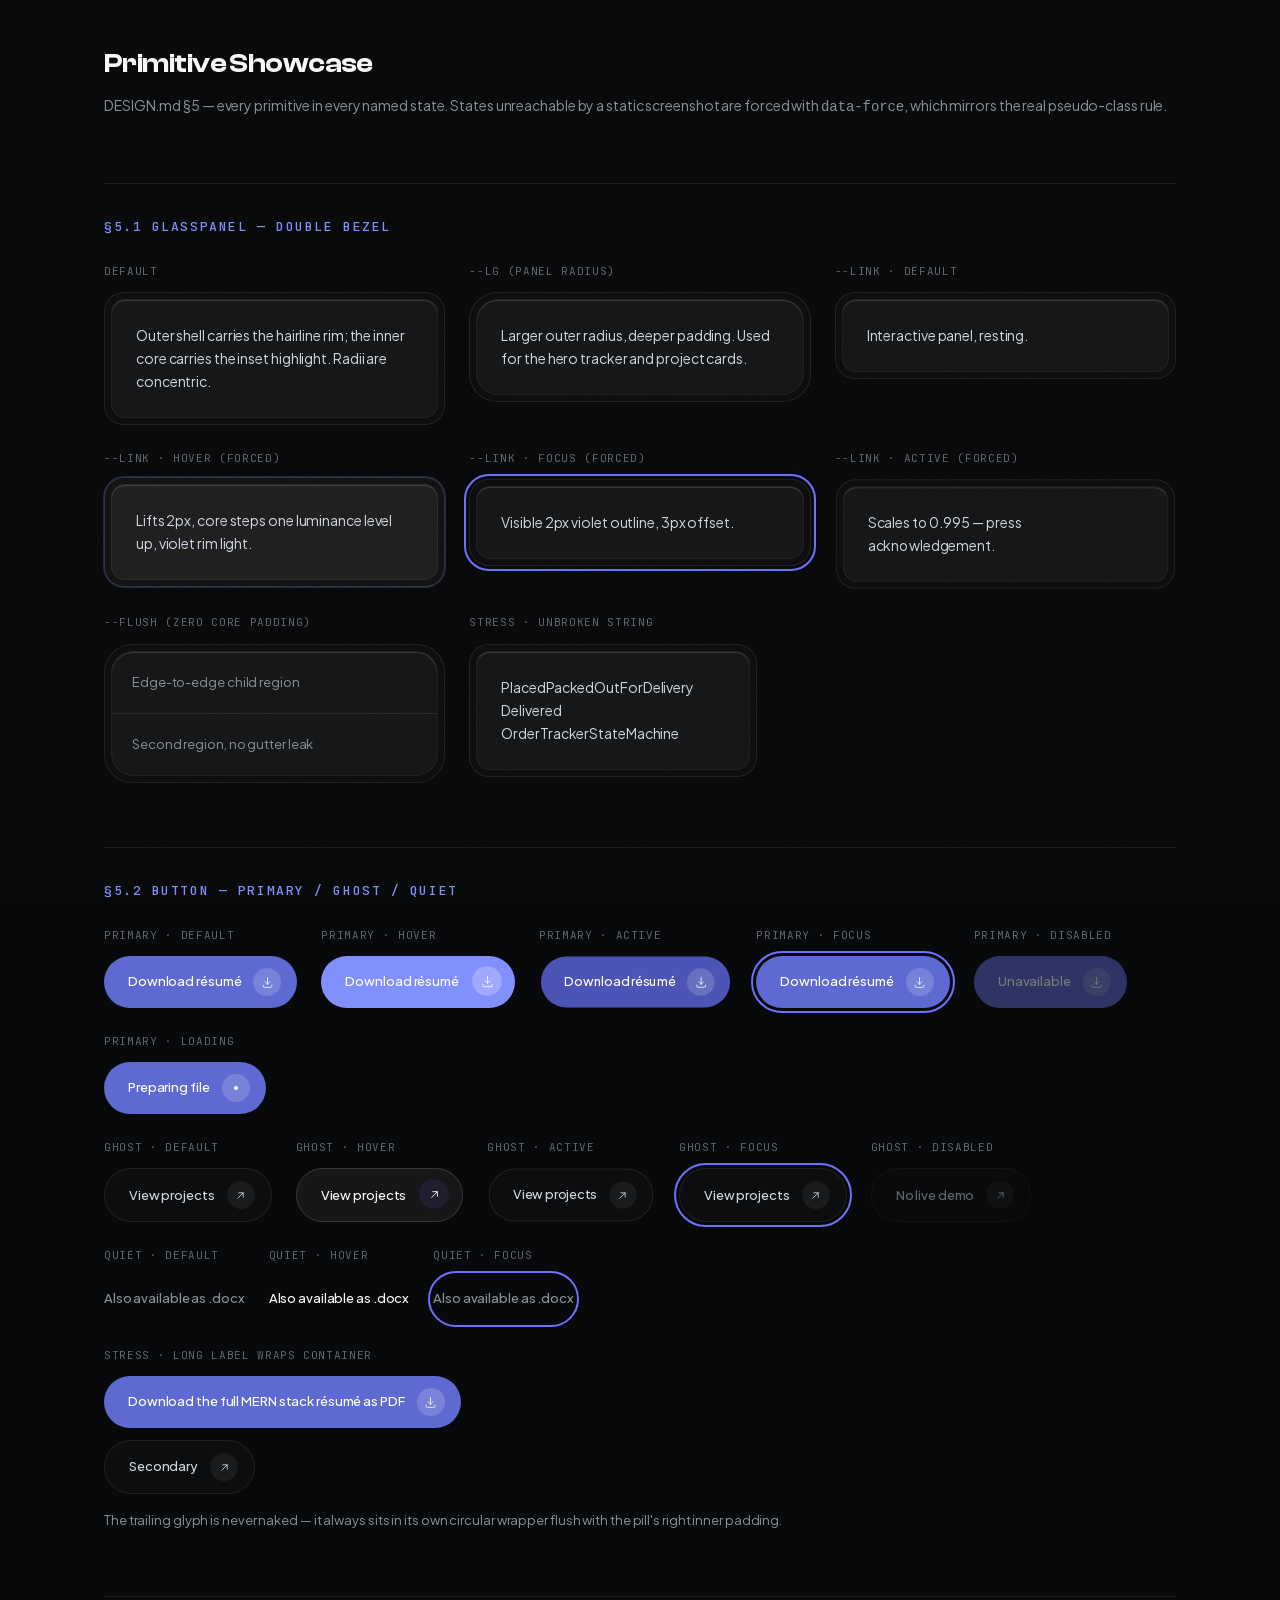
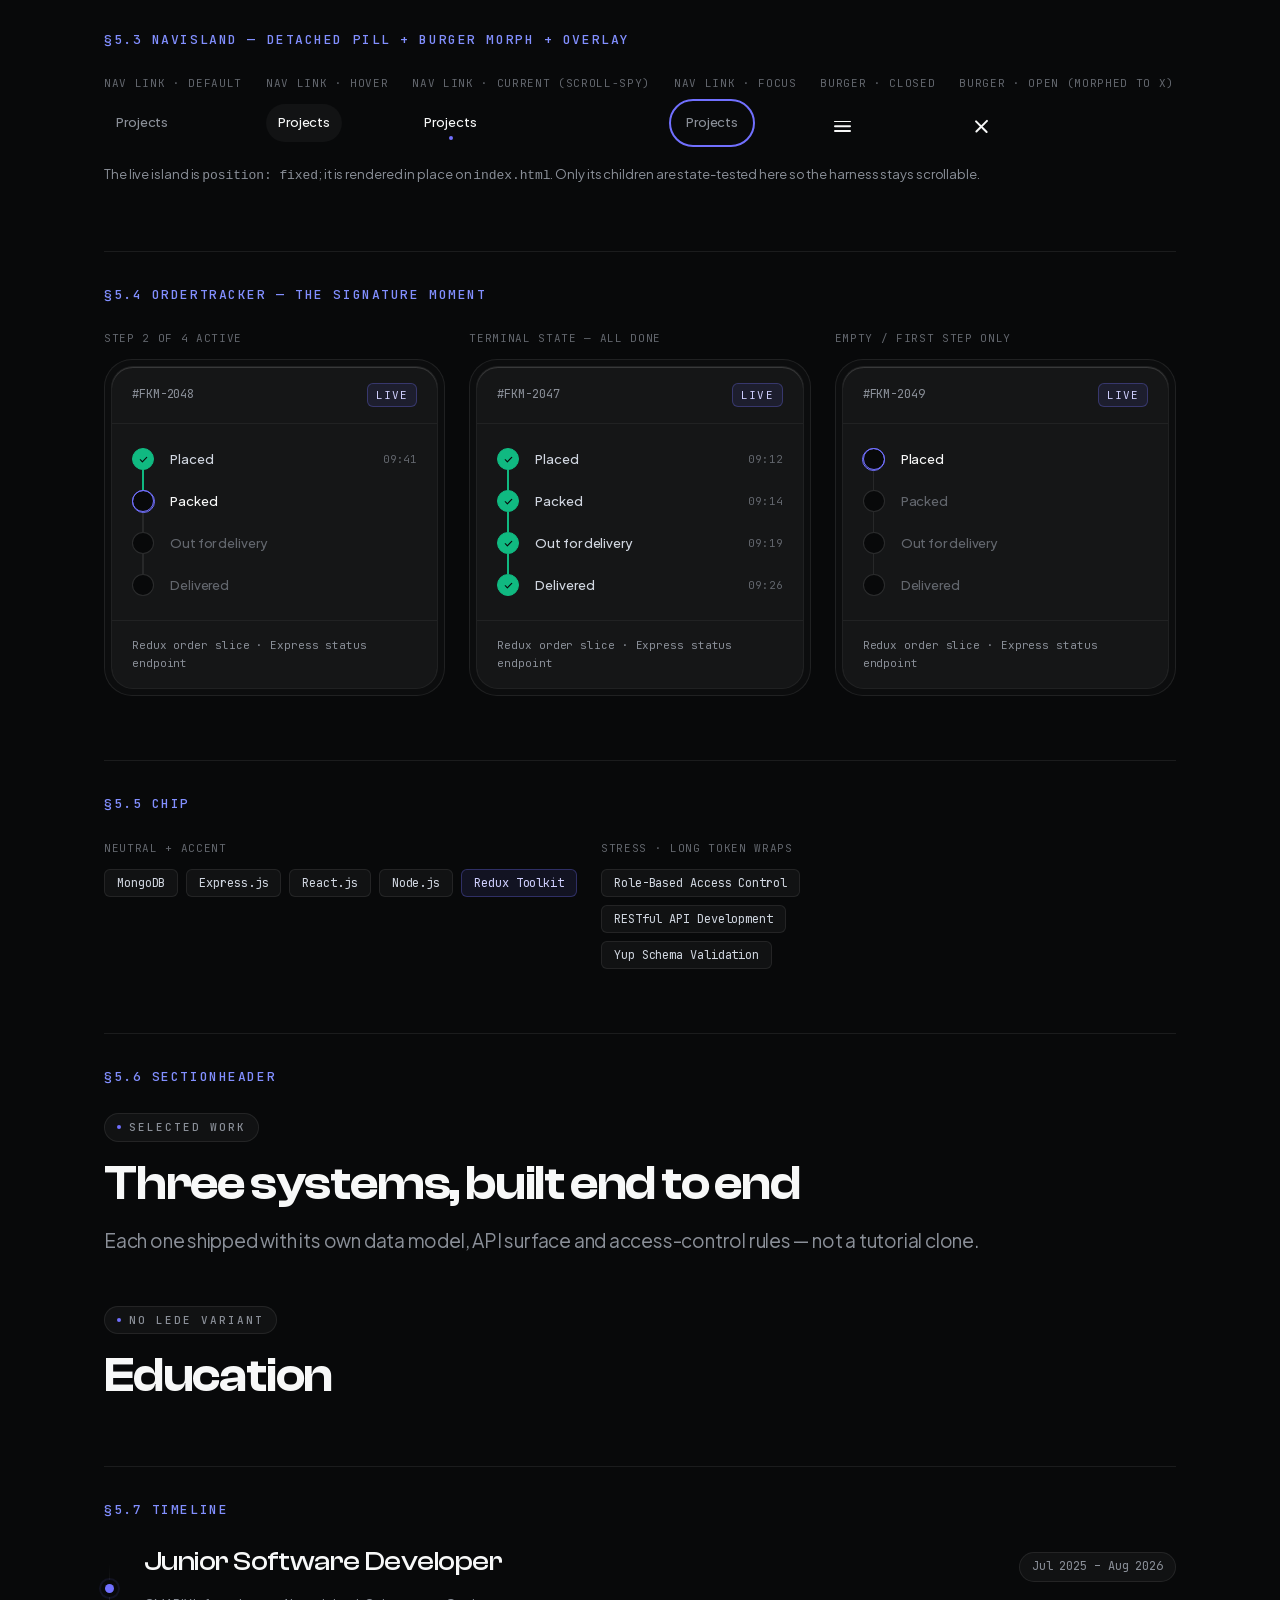
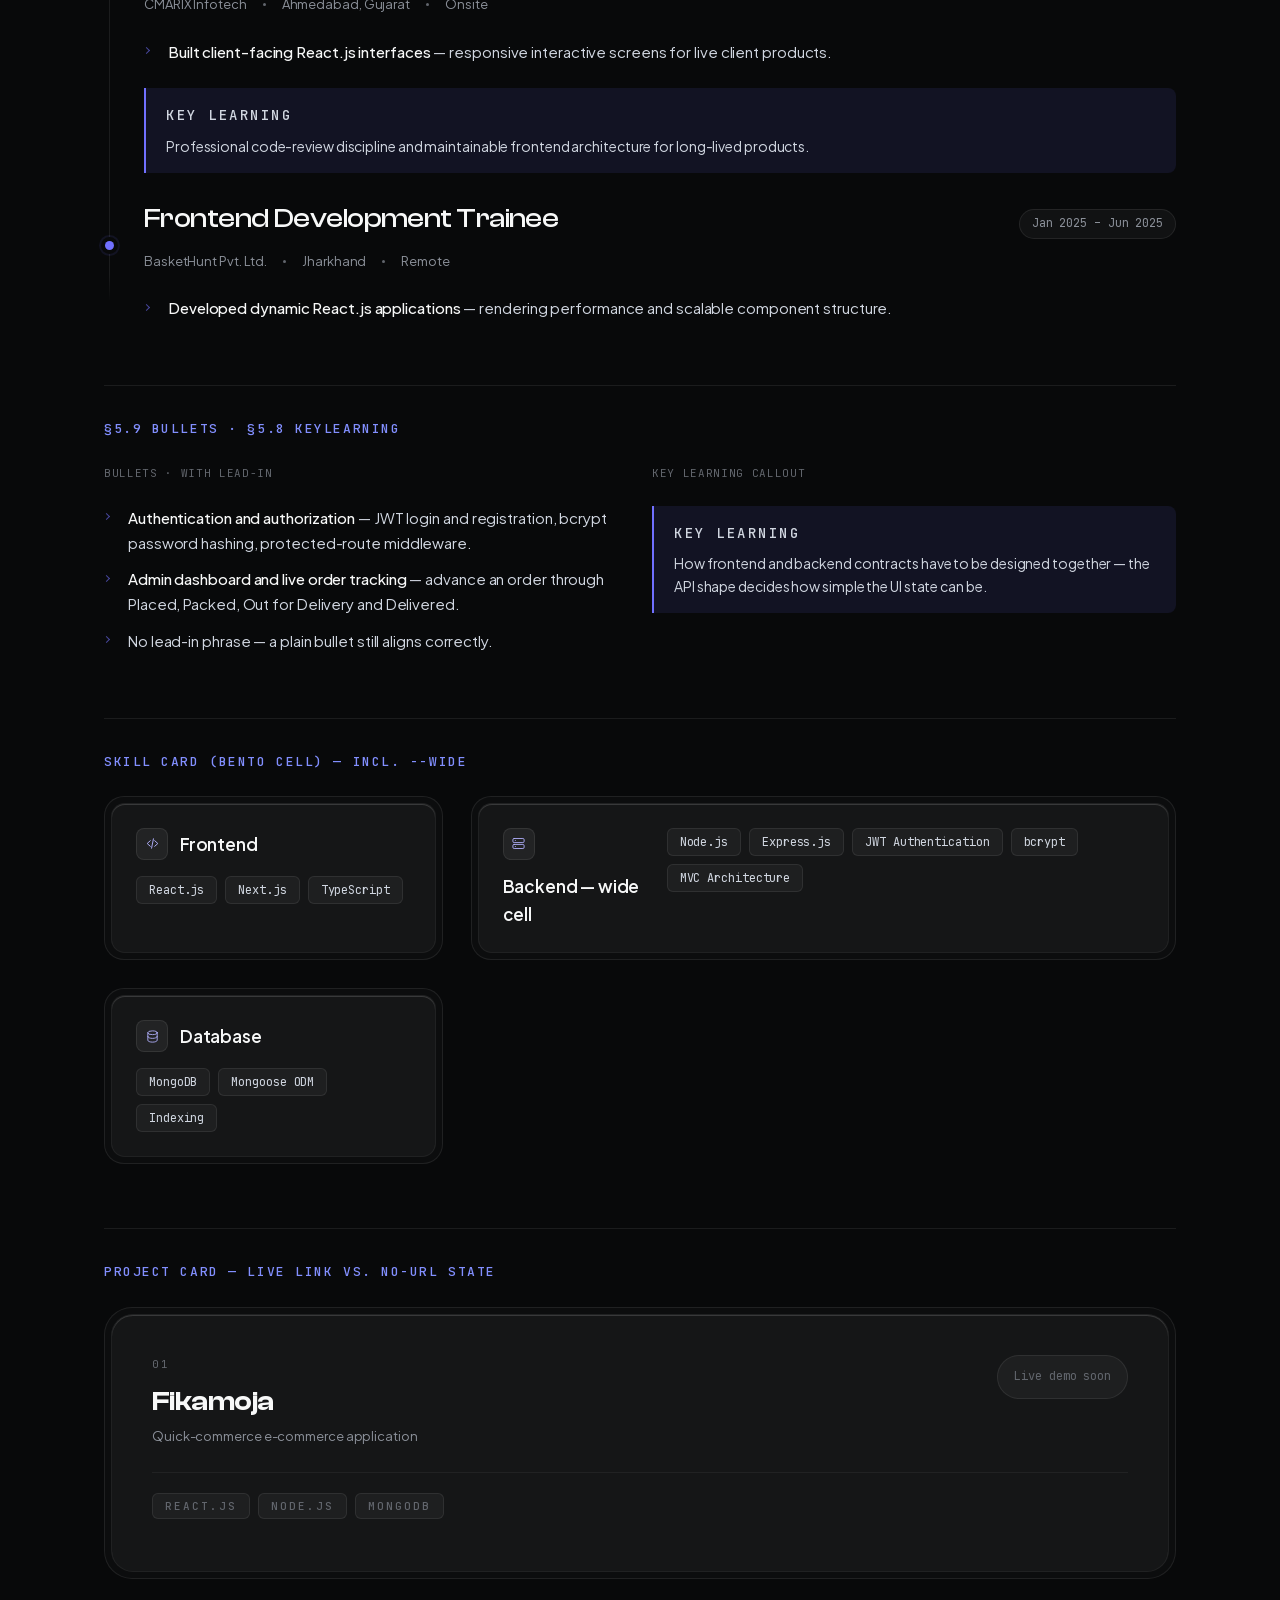
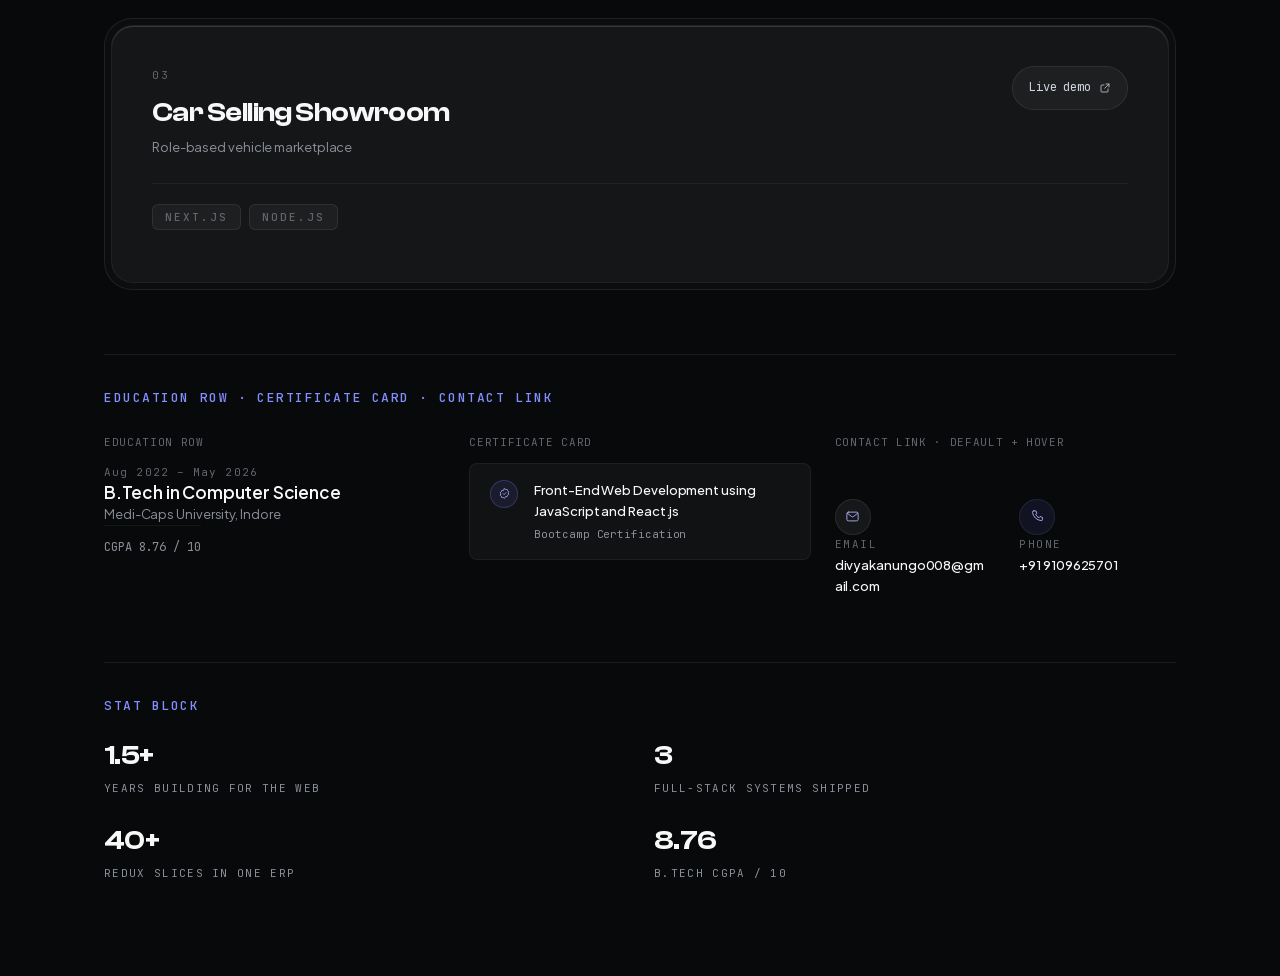
<file: showcase.html>
<!doctype html>
<html lang="en">
  <head>
    <meta charset="utf-8" />
    <meta name="viewport" content="width=device-width, initial-scale=1" />
    <meta name="robots" content="noindex, nofollow" />
    <title>Primitive Showcase — DESIGN.md §5 state harness</title>
    <link rel="stylesheet" href="assets/fonts/fonts.css" />
    <link rel="stylesheet" href="assets/css/styles.css" />
    <style>
      /* Harness chrome only — never ships with the product page. */
      .h-wrap {
        max-width: 72rem;
        margin: 0 auto;
        padding: var(--s-10) var(--gutter) var(--s-24);
      }
      .h-title {
        font-family: var(--f-display);
        font-size: var(--t-h2);
        letter-spacing: -0.02em;
        color: var(--c-text-1);
      }
      .h-sub {
        margin-top: var(--s-2);
        font-size: var(--t-small);
        color: var(--c-text-3);
      }
      .h-group {
        margin-top: var(--s-16);
        padding-top: var(--s-8);
        border-top: 1px solid var(--c-line-2);
      }
      .h-group > h2 {
        font-family: var(--f-mono);
        font-size: var(--t-caption);
        font-weight: 500;
        text-transform: uppercase;
        letter-spacing: 0.12em;
        color: var(--c-violet-400);
      }
      .h-row {
        display: flex;
        flex-wrap: wrap;
        gap: var(--s-6);
        margin-top: var(--s-6);
        align-items: flex-start;
      }
      .h-cell {
        min-width: 0;
      }
      .h-label {
        display: block;
        margin-bottom: var(--s-3);
        font-family: var(--f-mono);
        font-size: 11px;
        letter-spacing: 0.06em;
        text-transform: uppercase;
        color: var(--c-text-4);
      }
      .h-grid {
        display: grid;
        gap: var(--s-6);
        margin-top: var(--s-6);
        grid-template-columns: repeat(auto-fit, minmax(min(18rem, 100%), 1fr));
      }
      .h-note {
        margin-top: var(--s-4);
        font-size: var(--t-caption);
        color: var(--c-text-3);
      }
      .h-stress {
        max-width: 18rem;
      }
      /* Harness-only: the burger is display:none at >=768px in production,
         so force it visible here for state review at every width. */
      .h-cell .nav__burger {
        display: grid;
      }
    </style>
  </head>
  <body>
    <div class="h-wrap">
      <h1 class="h-title">Primitive Showcase</h1>
      <p class="h-sub">
        DESIGN.md §5 — every primitive in every named state. States unreachable by
        a static screenshot are forced with <code>data-force</code>, which mirrors
        the real pseudo-class rule.
      </p>

      <!-- ===================== §5.1 GlassPanel ===================== -->
      <section class="h-group">
        <h2>§5.1 GlassPanel — double bezel</h2>
        <div class="h-grid">
          <div class="h-cell">
            <span class="h-label">default</span>
            <div class="panel">
              <div class="panel__core">
                <p style="color: var(--c-text-2); font-size: var(--t-small)">
                  Outer shell carries the hairline rim; the inner core carries the
                  inset highlight. Radii are concentric.
                </p>
              </div>
            </div>
          </div>
          <div class="h-cell">
            <span class="h-label">--lg (panel radius)</span>
            <div class="panel panel--lg">
              <div class="panel__core">
                <p style="color: var(--c-text-2); font-size: var(--t-small)">
                  Larger outer radius, deeper padding. Used for the hero tracker and
                  project cards.
                </p>
              </div>
            </div>
          </div>
          <div class="h-cell">
            <span class="h-label">--link · default</span>
            <a class="panel panel--link" href="#0">
              <div class="panel__core">
                <p style="color: var(--c-text-2); font-size: var(--t-small)">
                  Interactive panel, resting.
                </p>
              </div>
            </a>
          </div>
          <div class="h-cell">
            <span class="h-label">--link · hover (forced)</span>
            <a class="panel panel--link" href="#0" data-force="hover">
              <div class="panel__core">
                <p style="color: var(--c-text-2); font-size: var(--t-small)">
                  Lifts 2px, core steps one luminance level up, violet rim light.
                </p>
              </div>
            </a>
          </div>
          <div class="h-cell">
            <span class="h-label">--link · focus (forced)</span>
            <a class="panel panel--link" href="#0" data-force="focus">
              <div class="panel__core">
                <p style="color: var(--c-text-2); font-size: var(--t-small)">
                  Visible 2px violet outline, 3px offset.
                </p>
              </div>
            </a>
          </div>
          <div class="h-cell">
            <span class="h-label">--link · active (forced)</span>
            <a class="panel panel--link" href="#0" data-force="active">
              <div class="panel__core">
                <p style="color: var(--c-text-2); font-size: var(--t-small)">
                  Scales to 0.995 — press acknowledgement.
                </p>
              </div>
            </a>
          </div>
          <div class="h-cell">
            <span class="h-label">--flush (zero core padding)</span>
            <div class="panel panel--lg panel--flush">
              <div class="panel__core">
                <div
                  style="
                    padding: var(--s-5);
                    border-bottom: 1px solid var(--c-line-2);
                    font-size: var(--t-caption);
                    color: var(--c-text-3);
                  "
                >
                  Edge-to-edge child region
                </div>
                <div
                  style="
                    padding: var(--s-5);
                    font-size: var(--t-caption);
                    color: var(--c-text-3);
                  "
                >
                  Second region, no gutter leak
                </div>
              </div>
            </div>
          </div>
          <div class="h-cell h-stress">
            <span class="h-label">stress · unbroken string</span>
            <div class="panel">
              <div class="panel__core">
                <p style="color: var(--c-text-2); font-size: var(--t-small)">
                  Placed&#8203;Packed&#8203;OutForDelivery&#8203;Delivered&#8203;OrderTrackerStateMachine
                </p>
              </div>
            </div>
          </div>
        </div>
      </section>

      <!-- ===================== §5.2 Button ===================== -->
      <section class="h-group">
        <h2>§5.2 Button — primary / ghost / quiet</h2>

        <div class="h-row">
          <div class="h-cell">
            <span class="h-label">primary · default</span>
            <a class="btn btn--primary" href="#0"
              >Download résumé<span class="btn__icon"
                ><svg viewBox="0 0 24 24" aria-hidden="true">
                  <use href="#i-download"></use></svg></span
            ></a>
          </div>
          <div class="h-cell">
            <span class="h-label">primary · hover</span>
            <a class="btn btn--primary" href="#0" data-force="hover"
              >Download résumé<span class="btn__icon"
                ><svg viewBox="0 0 24 24" aria-hidden="true">
                  <use href="#i-download"></use></svg></span
            ></a>
          </div>
          <div class="h-cell">
            <span class="h-label">primary · active</span>
            <a class="btn btn--primary" href="#0" data-force="active"
              >Download résumé<span class="btn__icon"
                ><svg viewBox="0 0 24 24" aria-hidden="true">
                  <use href="#i-download"></use></svg></span
            ></a>
          </div>
          <div class="h-cell">
            <span class="h-label">primary · focus</span>
            <a class="btn btn--primary" href="#0" data-force="focus"
              >Download résumé<span class="btn__icon"
                ><svg viewBox="0 0 24 24" aria-hidden="true">
                  <use href="#i-download"></use></svg></span
            ></a>
          </div>
          <div class="h-cell">
            <span class="h-label">primary · disabled</span>
            <span class="btn btn--primary" aria-disabled="true"
              >Unavailable<span class="btn__icon"
                ><svg viewBox="0 0 24 24" aria-hidden="true">
                  <use href="#i-download"></use></svg></span
            ></span>
          </div>
          <div class="h-cell">
            <span class="h-label">primary · loading</span>
            <span class="btn btn--primary" aria-busy="true"
              >Preparing file<span class="btn__icon"
                ><svg viewBox="0 0 24 24" aria-hidden="true">
                  <use href="#i-download"></use></svg></span
            ></span>
          </div>
        </div>

        <div class="h-row">
          <div class="h-cell">
            <span class="h-label">ghost · default</span>
            <a class="btn btn--ghost" href="#0"
              >View projects<span class="btn__icon"
                ><svg viewBox="0 0 24 24" aria-hidden="true">
                  <use href="#i-arrow"></use></svg></span
            ></a>
          </div>
          <div class="h-cell">
            <span class="h-label">ghost · hover</span>
            <a class="btn btn--ghost" href="#0" data-force="hover"
              >View projects<span class="btn__icon"
                ><svg viewBox="0 0 24 24" aria-hidden="true">
                  <use href="#i-arrow"></use></svg></span
            ></a>
          </div>
          <div class="h-cell">
            <span class="h-label">ghost · active</span>
            <a class="btn btn--ghost" href="#0" data-force="active"
              >View projects<span class="btn__icon"
                ><svg viewBox="0 0 24 24" aria-hidden="true">
                  <use href="#i-arrow"></use></svg></span
            ></a>
          </div>
          <div class="h-cell">
            <span class="h-label">ghost · focus</span>
            <a class="btn btn--ghost" href="#0" data-force="focus"
              >View projects<span class="btn__icon"
                ><svg viewBox="0 0 24 24" aria-hidden="true">
                  <use href="#i-arrow"></use></svg></span
            ></a>
          </div>
          <div class="h-cell">
            <span class="h-label">ghost · disabled</span>
            <span class="btn btn--ghost" aria-disabled="true"
              >No live demo<span class="btn__icon"
                ><svg viewBox="0 0 24 24" aria-hidden="true">
                  <use href="#i-arrow"></use></svg></span
            ></span>
          </div>
        </div>

        <div class="h-row">
          <div class="h-cell">
            <span class="h-label">quiet · default</span>
            <a class="btn btn--quiet" href="#0">Also available as .docx</a>
          </div>
          <div class="h-cell">
            <span class="h-label">quiet · hover</span>
            <a class="btn btn--quiet" href="#0" data-force="hover"
              >Also available as .docx</a
            >
          </div>
          <div class="h-cell">
            <span class="h-label">quiet · focus</span>
            <a class="btn btn--quiet" href="#0" data-force="focus"
              >Also available as .docx</a
            >
          </div>
        </div>

        <div class="h-row">
          <div class="h-cell h-stress">
            <span class="h-label">stress · long label wraps container</span>
            <div class="btn-row">
              <a class="btn btn--primary" href="#0"
                >Download the full MERN stack résumé as PDF<span class="btn__icon"
                  ><svg viewBox="0 0 24 24" aria-hidden="true">
                    <use href="#i-download"></use></svg></span
              ></a>
              <a class="btn btn--ghost" href="#0"
                >Secondary<span class="btn__icon"
                  ><svg viewBox="0 0 24 24" aria-hidden="true">
                    <use href="#i-arrow"></use></svg></span
              ></a>
            </div>
          </div>
        </div>
        <p class="h-note">
          The trailing glyph is never naked — it always sits in its own circular
          wrapper flush with the pill's right inner padding.
        </p>
      </section>

      <!-- ===================== §5.3 NavIsland ===================== -->
      <section class="h-group">
        <h2>§5.3 NavIsland — detached pill + burger morph + overlay</h2>
        <div class="h-row">
          <div class="h-cell">
            <span class="h-label">nav link · default</span>
            <a class="nav__link" href="#0">Projects</a>
          </div>
          <div class="h-cell">
            <span class="h-label">nav link · hover</span>
            <a class="nav__link" href="#0" data-force="hover">Projects</a>
          </div>
          <div class="h-cell">
            <span class="h-label">nav link · current (scroll-spy)</span>
            <a class="nav__link" href="#0" aria-current="true">Projects</a>
          </div>
          <div class="h-cell">
            <span class="h-label">nav link · focus</span>
            <a class="nav__link" href="#0" data-force="focus">Projects</a>
          </div>
          <div class="h-cell">
            <span class="h-label">burger · closed</span>
            <button class="nav__burger" type="button" aria-expanded="false">
              <span class="sr-only">Open menu</span>
              <span class="nav__burger-box" aria-hidden="true"
                ><span></span><span></span><span></span
              ></span>
            </button>
          </div>
          <div class="h-cell">
            <span class="h-label">burger · open (morphed to X)</span>
            <button class="nav__burger" type="button" aria-expanded="true">
              <span class="sr-only">Close menu</span>
              <span class="nav__burger-box" aria-hidden="true"
                ><span></span><span></span><span></span
              ></span>
            </button>
          </div>
        </div>
        <p class="h-note">
          The live island is <code>position: fixed</code>; it is rendered in place
          on <code>index.html</code>. Only its children are state-tested here so
          the harness stays scrollable.
        </p>
      </section>

      <!-- ===================== §5.4 OrderTracker ===================== -->
      <section class="h-group">
        <h2>§5.4 OrderTracker — the signature moment</h2>
        <div class="h-grid">
          <div class="h-cell">
            <span class="h-label">step 2 of 4 active</span>
            <div class="panel panel--lg panel--flush">
              <div class="panel__core">
                <div class="tracker__head">
                  <span class="tracker__id">#FKM-2048</span>
                  <span class="tracker__badge">Live</span>
                </div>
                <div class="tracker__rail">
                  <div class="tracker__step is-done">
                    <span class="tracker__dot" aria-hidden="true"
                      ><svg viewBox="0 0 24 24"><use href="#i-check"></use></svg
                    ></span>
                    <span class="tracker__label">Placed</span>
                    <span class="tracker__time">09:41</span>
                  </div>
                  <div class="tracker__step is-active">
                    <span class="tracker__dot" aria-hidden="true"></span>
                    <span class="tracker__label">Packed</span>
                    <span class="tracker__time">09:43</span>
                  </div>
                  <div class="tracker__step">
                    <span class="tracker__dot" aria-hidden="true"></span>
                    <span class="tracker__label">Out for delivery</span>
                    <span class="tracker__time">—</span>
                  </div>
                  <div class="tracker__step">
                    <span class="tracker__dot" aria-hidden="true"></span>
                    <span class="tracker__label">Delivered</span>
                    <span class="tracker__time">—</span>
                  </div>
                </div>
                <div class="tracker__foot">
                  Redux order slice · Express status endpoint
                </div>
              </div>
            </div>
          </div>
          <div class="h-cell">
            <span class="h-label">terminal state — all done</span>
            <div class="panel panel--lg panel--flush">
              <div class="panel__core">
                <div class="tracker__head">
                  <span class="tracker__id">#FKM-2047</span>
                  <span class="tracker__badge">Live</span>
                </div>
                <div class="tracker__rail">
                  <div class="tracker__step is-done">
                    <span class="tracker__dot" aria-hidden="true"
                      ><svg viewBox="0 0 24 24"><use href="#i-check"></use></svg
                    ></span>
                    <span class="tracker__label">Placed</span>
                    <span class="tracker__time">09:12</span>
                  </div>
                  <div class="tracker__step is-done">
                    <span class="tracker__dot" aria-hidden="true"
                      ><svg viewBox="0 0 24 24"><use href="#i-check"></use></svg
                    ></span>
                    <span class="tracker__label">Packed</span>
                    <span class="tracker__time">09:14</span>
                  </div>
                  <div class="tracker__step is-done">
                    <span class="tracker__dot" aria-hidden="true"
                      ><svg viewBox="0 0 24 24"><use href="#i-check"></use></svg
                    ></span>
                    <span class="tracker__label">Out for delivery</span>
                    <span class="tracker__time">09:19</span>
                  </div>
                  <div class="tracker__step is-done">
                    <span class="tracker__dot" aria-hidden="true"
                      ><svg viewBox="0 0 24 24"><use href="#i-check"></use></svg
                    ></span>
                    <span class="tracker__label">Delivered</span>
                    <span class="tracker__time">09:26</span>
                  </div>
                </div>
                <div class="tracker__foot">
                  Redux order slice · Express status endpoint
                </div>
              </div>
            </div>
          </div>
          <div class="h-cell">
            <span class="h-label">empty / first step only</span>
            <div class="panel panel--lg panel--flush">
              <div class="panel__core">
                <div class="tracker__head">
                  <span class="tracker__id">#FKM-2049</span>
                  <span class="tracker__badge">Live</span>
                </div>
                <div class="tracker__rail">
                  <div class="tracker__step is-active">
                    <span class="tracker__dot" aria-hidden="true"></span>
                    <span class="tracker__label">Placed</span>
                    <span class="tracker__time">now</span>
                  </div>
                  <div class="tracker__step">
                    <span class="tracker__dot" aria-hidden="true"></span>
                    <span class="tracker__label">Packed</span>
                    <span class="tracker__time">—</span>
                  </div>
                  <div class="tracker__step">
                    <span class="tracker__dot" aria-hidden="true"></span>
                    <span class="tracker__label">Out for delivery</span>
                    <span class="tracker__time">—</span>
                  </div>
                  <div class="tracker__step">
                    <span class="tracker__dot" aria-hidden="true"></span>
                    <span class="tracker__label">Delivered</span>
                    <span class="tracker__time">—</span>
                  </div>
                </div>
                <div class="tracker__foot">
                  Redux order slice · Express status endpoint
                </div>
              </div>
            </div>
          </div>
        </div>
      </section>

      <!-- ===================== §5.5 Chip ===================== -->
      <section class="h-group">
        <h2>§5.5 Chip</h2>
        <div class="h-row">
          <div class="h-cell">
            <span class="h-label">neutral + accent</span>
            <ul class="chips">
              <li class="chip">MongoDB</li>
              <li class="chip">Express.js</li>
              <li class="chip">React.js</li>
              <li class="chip">Node.js</li>
              <li class="chip chip--accent">Redux Toolkit</li>
            </ul>
          </div>
          <div class="h-cell h-stress">
            <span class="h-label">stress · long token wraps</span>
            <ul class="chips">
              <li class="chip">Role-Based Access Control</li>
              <li class="chip">RESTful API Development</li>
              <li class="chip">Yup Schema Validation</li>
            </ul>
          </div>
        </div>
      </section>

      <!-- ===================== §5.6 SectionHeader ===================== -->
      <section class="h-group">
        <h2>§5.6 SectionHeader</h2>
        <div class="s-head" style="margin-top: var(--s-6)">
          <p class="eyebrow">Selected work</p>
          <h3 class="s-title">Three systems, built end to end</h3>
          <p class="s-lede">
            Each one shipped with its own data model, API surface and access-control
            rules — not a tutorial clone.
          </p>
        </div>
        <div class="s-head" style="margin-top: var(--s-10)">
          <p class="eyebrow">No lede variant</p>
          <h3 class="s-title">Education</h3>
        </div>
      </section>

      <!-- ===================== §5.7 Timeline ===================== -->
      <section class="h-group">
        <h2>§5.7 Timeline</h2>
        <div class="timeline" style="margin-top: var(--s-6)">
          <article class="tl-entry">
            <div class="tl-head">
              <h3 class="tl-role">Junior Software Developer</h3>
              <p class="tl-dates">Jul 2025 – Aug 2026</p>
            </div>
            <p class="tl-org">
              <span class="org">CMARIX Infotech</span><span class="sep"></span
              >Ahmedabad, Gujarat<span class="sep"></span>Onsite
            </p>
            <ul class="bullets">
              <li>
                <b>Built client-facing React.js interfaces</b> — responsive
                interactive screens for live client products.
              </li>
            </ul>
            <div class="learn">
              <p class="learn__tag">Key learning</p>
              <p>
                Professional code-review discipline and maintainable frontend
                architecture for long-lived products.
              </p>
            </div>
          </article>
          <article class="tl-entry">
            <div class="tl-head">
              <h3 class="tl-role">Frontend Development Trainee</h3>
              <p class="tl-dates">Jan 2025 – Jun 2025</p>
            </div>
            <p class="tl-org">
              <span class="org">BasketHunt Pvt. Ltd.</span><span class="sep"></span
              >Jharkhand<span class="sep"></span>Remote
            </p>
            <ul class="bullets">
              <li>
                <b>Developed dynamic React.js applications</b> — rendering
                performance and scalable component structure.
              </li>
            </ul>
          </article>
        </div>
      </section>

      <!-- ===================== §5.9 Bullets + §5.8 KeyLearning ===================== -->
      <section class="h-group">
        <h2>§5.9 Bullets · §5.8 KeyLearning</h2>
        <div class="h-grid">
          <div class="h-cell">
            <span class="h-label">bullets · with lead-in</span>
            <ul class="bullets">
              <li>
                <b>Authentication and authorization</b> — JWT login and
                registration, bcrypt password hashing, protected-route middleware.
              </li>
              <li>
                <b>Admin dashboard and live order tracking</b> — advance an order
                through Placed, Packed, Out for Delivery and Delivered.
              </li>
              <li>No lead-in phrase — a plain bullet still aligns correctly.</li>
            </ul>
          </div>
          <div class="h-cell">
            <span class="h-label">key learning callout</span>
            <div class="learn">
              <p class="learn__tag">Key learning</p>
              <p>
                How frontend and backend contracts have to be designed together —
                the API shape decides how simple the UI state can be.
              </p>
            </div>
          </div>
        </div>
      </section>

      <!-- ===================== Skill cards ===================== -->
      <section class="h-group">
        <h2>Skill card (bento cell) — incl. --wide</h2>
        <div class="bento" style="margin-top: var(--s-6)">
          <article class="panel skill">
            <div class="panel__core">
              <div class="skill__head">
                <span class="skill__icon" aria-hidden="true"
                  ><svg viewBox="0 0 24 24"><use href="#i-code"></use></svg
                ></span>
                <h3 class="skill__title">Frontend</h3>
              </div>
              <ul class="chips">
                <li class="chip">React.js</li>
                <li class="chip">Next.js</li>
                <li class="chip">TypeScript</li>
              </ul>
            </div>
          </article>
          <article class="panel skill skill--wide">
            <div class="panel__core">
              <div class="skill__head">
                <span class="skill__icon" aria-hidden="true"
                  ><svg viewBox="0 0 24 24"><use href="#i-server"></use></svg
                ></span>
                <h3 class="skill__title">Backend — wide cell</h3>
              </div>
              <ul class="chips">
                <li class="chip">Node.js</li>
                <li class="chip">Express.js</li>
                <li class="chip">JWT Authentication</li>
                <li class="chip">bcrypt</li>
                <li class="chip">MVC Architecture</li>
              </ul>
            </div>
          </article>
          <article class="panel skill">
            <div class="panel__core">
              <div class="skill__head">
                <span class="skill__icon" aria-hidden="true"
                  ><svg viewBox="0 0 24 24"><use href="#i-db"></use></svg
                ></span>
                <h3 class="skill__title">Database</h3>
              </div>
              <ul class="chips">
                <li class="chip">MongoDB</li>
                <li class="chip">Mongoose ODM</li>
                <li class="chip">Indexing</li>
              </ul>
            </div>
          </article>
        </div>
      </section>

      <!-- ===================== Project card ===================== -->
      <section class="h-group">
        <h2>Project card — live link vs. no-URL state</h2>
        <div class="projects" style="margin-top: var(--s-6)">
          <article class="panel panel--lg proj">
            <div class="panel__core">
              <div class="proj__top">
                <div>
                  <p class="proj__index">01</p>
                  <h3 class="proj__name">Fikamoja</h3>
                  <p class="proj__kind">Quick-commerce e-commerce application</p>
                </div>
                <span class="proj__link proj__link--soon">Live demo soon</span>
              </div>
              <ul class="chips proj__stack">
                <li class="chip proj__stack-tag">React.js</li>
                <li class="chip proj__stack-tag">Node.js</li>
                <li class="chip proj__stack-tag">MongoDB</li>
              </ul>
            </div>
          </article>
          <article class="panel panel--lg proj">
            <div class="panel__core">
              <div class="proj__top">
                <div>
                  <p class="proj__index">03</p>
                  <h3 class="proj__name">Car Selling Showroom</h3>
                  <p class="proj__kind">Role-based vehicle marketplace</p>
                </div>
                <a
                  class="proj__link"
                  href="https://auto-dealer-beige.vercel.app"
                  target="_blank"
                  rel="noopener noreferrer"
                  >Live demo<svg viewBox="0 0 24 24" aria-hidden="true">
                    <use href="#i-ext"></use></svg
                ></a>
              </div>
              <ul class="chips proj__stack">
                <li class="chip proj__stack-tag">Next.js</li>
                <li class="chip proj__stack-tag">Node.js</li>
              </ul>
            </div>
          </article>
        </div>
      </section>

      <!-- ===================== Education / Certs / Contact ===================== -->
      <section class="h-group">
        <h2>Education row · Certificate card · Contact link</h2>
        <div class="h-grid">
          <div class="h-cell">
            <span class="h-label">education row</span>
            <article class="edu">
              <p class="edu__dates">Aug 2022 – May 2026</p>
              <div>
                <h3 class="edu__deg">B.Tech in Computer Science</h3>
                <p class="edu__org">Medi-Caps University, Indore</p>
              </div>
              <p class="edu__score">CGPA 8.76 / 10</p>
            </article>
          </div>
          <div class="h-cell">
            <span class="h-label">certificate card</span>
            <div class="certs">
              <article class="cert">
                <span class="cert__icon" aria-hidden="true"
                  ><svg viewBox="0 0 24 24"><use href="#i-seal"></use></svg
                ></span>
                <div>
                  <h3 class="cert__name">
                    Front-End Web Development using JavaScript and React.js
                  </h3>
                  <p class="cert__by">Bootcamp Certification</p>
                </div>
              </article>
            </div>
          </div>
          <div class="h-cell">
            <span class="h-label">contact link · default + hover</span>
            <div class="contact__links">
              <a class="clink" href="mailto:divyakanungo008@gmail.com">
                <span class="clink__icon" aria-hidden="true"
                  ><svg viewBox="0 0 24 24"><use href="#i-mail"></use></svg
                ></span>
                <span>
                  <span class="clink__tag">Email</span>
                  <span class="clink__val">divyakanungo008@gmail.com</span>
                </span>
              </a>
              <a class="clink" href="tel:+919109625701" data-force="hover">
                <span class="clink__icon" aria-hidden="true"
                  ><svg viewBox="0 0 24 24"><use href="#i-phone"></use></svg
                ></span>
                <span>
                  <span class="clink__tag">Phone</span>
                  <span class="clink__val">+91 9109625701</span>
                </span>
              </a>
            </div>
          </div>
        </div>
      </section>

      <!-- ===================== Stats ===================== -->
      <section class="h-group">
        <h2>Stat block</h2>
        <div class="stats" style="margin-top: var(--s-6)">
          <div class="stat">
            <p class="stat__fig">1.5<span>+</span></p>
            <p class="stat__cap">Years building for the web</p>
          </div>
          <div class="stat">
            <p class="stat__fig">3</p>
            <p class="stat__cap">Full-stack systems shipped</p>
          </div>
          <div class="stat">
            <p class="stat__fig">40<span>+</span></p>
            <p class="stat__cap">Redux slices in one ERP</p>
          </div>
          <div class="stat">
            <p class="stat__fig">8.76</p>
            <p class="stat__cap">B.Tech CGPA / 10</p>
          </div>
        </div>
      </section>
    </div>

    <script src="assets/js/icons.js"></script>
  </body>
</html>
</file>
<file: assets/fonts/fonts.css>
/* Self-hosted type stack — DESIGN.md §3.
   Clash Display (Fontshare, static 400/500/600) — display voice.
   Plus Jakarta Sans (variable 400–700) — body / UI voice.
   JetBrains Mono (variable 400–500) — data / overline voice.
   Inter, Helvetica, Arial, Roboto and Open Sans are banned by the Layer A ruleset. */

@font-face {
  font-family: "Clash Display";
  font-style: normal;
  font-weight: 400;
  font-display: swap;
  src: url("clash-400.woff2") format("woff2");
}
@font-face {
  font-family: "Clash Display";
  font-style: normal;
  font-weight: 500;
  font-display: swap;
  src: url("clash-500.woff2") format("woff2");
}
@font-face {
  font-family: "Clash Display";
  font-style: normal;
  font-weight: 600;
  font-display: swap;
  src: url("clash-600.woff2") format("woff2");
}

/* Variable: one file serves the whole 400–700 range. */
@font-face {
  font-family: "Plus Jakarta Sans";
  font-style: normal;
  font-weight: 400 700;
  font-display: swap;
  src: url("pjs-var.woff2") format("woff2");
  unicode-range: U+0000-00FF, U+0131, U+0152-0153, U+02BB-02BC, U+02C6, U+02DA,
    U+02DC, U+0304, U+0308, U+0329, U+2000-206F, U+20AC, U+2122, U+2191, U+2193,
    U+2212, U+2215, U+FEFF, U+FFFD;
}

@font-face {
  font-family: "JetBrains Mono";
  font-style: normal;
  font-weight: 400 500;
  font-display: swap;
  src: url("jbm-var.woff2") format("woff2");
  unicode-range: U+0000-00FF, U+0131, U+0152-0153, U+02BB-02BC, U+02C6, U+02DA,
    U+02DC, U+0304, U+0308, U+0329, U+2000-206F, U+20AC, U+2122, U+2191, U+2193,
    U+2212, U+2215, U+FEFF, U+FFFD;
}
</file>
<file: assets/css/styles.css>
@import url("../fonts/fonts.css");

/* ==========================================================================
   TOKENS — the only place raw values live. See DESIGN.md §2 §3 §4 §6 §7.
   ========================================================================== */

:root {
  /* --- §2 Surface & canvas --- */
  --c-canvas: #08090a;
  --c-canvas-deep: #010102;
  --c-surface-1: rgba(255, 255, 255, 0.02);
  --c-surface-2: rgba(255, 255, 255, 0.04);
  --c-surface-3: rgba(255, 255, 255, 0.06);
  --c-surface-solid: #0f1011;
  --c-surface-raised: #191a1b;

  /* --- §2 Text --- */
  --c-text-1: #f7f8f8;
  --c-text-2: #d0d6e0;
  --c-text-3: #8a8f98;
  --c-text-4: #62666d;
  /* The ONE place pure white is allowed: text sitting on a saturated violet
     fill, where --c-text-1 (#f7f8f8) reads muddy. Never on the dark canvas. */
  --c-text-on-accent: #ffffff;

  /* --- §2 Violet ramp (interactive signal only) --- */
  --c-violet-200: #cfcffe;
  --c-violet-300: #b3b2ff;
  --c-violet-400: #828fff;
  --c-violet-500: #7170ff;
  --c-violet-600: #5e6ad2;
  --c-violet-700: #4c55b5;
  --c-violet-wash: rgba(113, 112, 255, 0.1);
  --c-violet-glow: rgba(113, 112, 255, 0.28);
  --c-violet-rim: rgba(113, 112, 255, 0.3);

  /* --- §2 Status --- */
  --c-live: #10b981;
  --c-live-wash: rgba(16, 185, 129, 0.12);

  /* --- §2 Hairlines --- */
  --c-line-1: rgba(255, 255, 255, 0.05);
  --c-line-2: rgba(255, 255, 255, 0.08);
  --c-line-3: rgba(255, 255, 255, 0.14);
  --c-highlight: rgba(255, 255, 255, 0.15);

  /* --- §3 Families --- */
  --f-display: "Clash Display", "Plus Jakarta Sans", system-ui, sans-serif;
  --f-body: "Plus Jakarta Sans", system-ui, -apple-system, sans-serif;
  --f-mono: "JetBrains Mono", ui-monospace, "SF Mono", monospace;

  /* --- §3 Scale --- */
  --t-display: clamp(2.75rem, 7vw, 4.75rem);
  --t-h1: clamp(2rem, 4.2vw, 3rem);
  --t-h2: clamp(1.375rem, 2.4vw, 1.75rem);
  --t-h3: 1.0625rem;
  --t-body-l: clamp(1rem, 1.6vw, 1.1875rem);
  --t-body: 0.9375rem;
  --t-small: 0.875rem;
  --t-caption: 0.8125rem;
  --t-mono: 0.75rem;
  --t-overline: 0.6875rem;

  /* --- §4 Spacing (4px base) --- */
  --s-1: 0.25rem;
  --s-2: 0.5rem;
  --s-3: 0.75rem;
  --s-4: 1rem;
  --s-5: 1.25rem;
  --s-6: 1.5rem;
  --s-8: 2rem;
  --s-10: 2.5rem;
  --s-12: 3rem;
  --s-16: 4rem;
  --s-20: 5rem;
  --s-24: 6rem;

  /* --- §4 Layout intent --- */
  --section-y: clamp(5rem, 11vh, 9rem);
  --gutter: clamp(1.25rem, 5vw, 2.5rem);
  --card-gap: clamp(1rem, 2.2vw, 1.75rem);
  --shell-pad: 0.375rem;
  --shell: 1200px;
  --measure: 68ch;

  /* --- §4 Radii --- */
  --r-chip: 0.375rem;
  --r-ctl: 0.5rem;
  --r-shell: 1.25rem;
  --r-shell-lg: 1.75rem;
  --r-core: calc(var(--r-shell) - var(--shell-pad));
  --r-core-lg: calc(var(--r-shell-lg) - var(--shell-pad));
  --r-pill: 9999px;

  /* --- §6 Motion --- */
  --e-micro: cubic-bezier(0.22, 1, 0.36, 1);
  --e-standard: cubic-bezier(0.32, 0.72, 0, 1);
  --e-emphasis: cubic-bezier(0.16, 1, 0.3, 1);
  --d-micro: 140ms;
  --d-standard: 240ms;
  --d-emphasis: 760ms;
}

/* ==========================================================================
   RESET / BASE
   ========================================================================== */

*,
*::before,
*::after {
  box-sizing: border-box;
}

html {
  -webkit-text-size-adjust: 100%;
  scroll-behavior: smooth;
  scroll-padding-top: var(--s-20);
}

body {
  margin: 0;
  background: var(--c-canvas);
  color: var(--c-text-2);
  font-family: var(--f-body);
  font-size: var(--t-body);
  line-height: 1.65;
  letter-spacing: -0.006em;
  -webkit-font-smoothing: antialiased;
  -moz-osx-font-smoothing: grayscale;
  overflow-x: hidden;
}

h1,
h2,
h3,
h4,
p,
ul,
ol,
figure,
blockquote,
dl,
dd {
  margin: 0;
  padding: 0;
}

ul,
ol {
  list-style: none;
}

a {
  color: var(--c-violet-500);
  text-decoration: none;
  transition: color var(--d-micro) var(--e-micro);
}

a:hover {
  color: var(--c-violet-300);
}

img,
svg {
  display: block;
  max-width: 100%;
}

button {
  font: inherit;
  color: inherit;
  background: none;
  border: 0;
  cursor: pointer;
}

:focus-visible,
[data-force="focus"] {
  outline: 2px solid var(--c-violet-500);
  outline-offset: 3px;
  border-radius: var(--r-ctl);
}

::selection {
  background: var(--c-violet-wash);
  color: var(--c-text-1);
}

/* Atmospheric grain — fixed, pointer-events none (DESIGN.md §6) */
body::after {
  content: "";
  position: fixed;
  inset: 0;
  z-index: 9;
  pointer-events: none;
  opacity: 0.025;
  background-image: url("data:image/svg+xml,%3Csvg xmlns='http://www.w3.org/2000/svg' width='160' height='160'%3E%3Cfilter id='n'%3E%3CfeTurbulence type='fractalNoise' baseFrequency='0.85' numOctaves='3'/%3E%3C/filter%3E%3Crect width='160' height='160' filter='url(%23n)'/%3E%3C/svg%3E");
}

/* ==========================================================================
   UTILITIES
   ========================================================================== */

.shell {
  width: 100%;
  max-width: var(--shell);
  margin-inline: auto;
  padding-inline: var(--gutter);
}

.measure {
  max-width: var(--measure);
}

.sr-only {
  position: absolute;
  width: 1px;
  height: 1px;
  padding: 0;
  margin: -1px;
  overflow: hidden;
  clip-path: inset(50%);
  white-space: nowrap;
  border: 0;
}

.skip-link {
  position: absolute;
  top: var(--s-2);
  left: var(--s-2);
  z-index: 100;
  padding: var(--s-3) var(--s-5);
  border-radius: var(--r-ctl);
  background: var(--c-surface-solid);
  border: 1px solid var(--c-line-3);
  color: var(--c-text-1);
  font-size: var(--t-caption);
  transform: translateY(-200%);
  transition: transform var(--d-standard) var(--e-standard);
}

.skip-link:focus-visible {
  transform: translateY(0);
}

/* ==========================================================================
   §5.1 GlassPanel — the signature double-bezel material
   ========================================================================== */

.panel {
  background: var(--c-surface-1);
  border: 1px solid var(--c-line-2);
  border-radius: var(--r-shell);
  padding: var(--shell-pad);
}

.panel__core {
  height: 100%;
  background: var(--c-surface-2);
  border: 1px solid var(--c-line-1);
  border-radius: var(--r-core);
  box-shadow: inset 0 1px 0 var(--c-highlight);
  padding: var(--s-6);
}

.panel--lg {
  border-radius: var(--r-shell-lg);
}

.panel--lg > .panel__core {
  border-radius: var(--r-core-lg);
}

.panel--flush > .panel__core {
  padding: 0;
  overflow: hidden;
}

/* interactive variant */
.panel--link {
  display: block;
  color: inherit;
  transition: transform var(--d-standard) var(--e-standard),
    border-color var(--d-standard) var(--e-standard),
    background-color var(--d-standard) var(--e-standard),
    box-shadow var(--d-standard) var(--e-standard);
}

/* `data-force` mirrors each pseudo-state so the showcase harness can screenshot
   states a static screenshot cannot reach. Zero cost in production. */
.panel--link:hover,
.panel--link[data-force="hover"] {
  transform: translateY(-2px);
  background: var(--c-surface-2);
  border-color: var(--c-line-3);
  box-shadow: 0 0 0 1px var(--c-violet-glow);
}

.panel--link:hover > .panel__core,
.panel--link[data-force="hover"] > .panel__core {
  background: var(--c-surface-3);
}

.panel--link:active,
.panel--link[data-force="active"] {
  transform: scale(0.995);
}

/* ==========================================================================
   §5.2 Button
   ========================================================================== */

.btn {
  display: inline-flex;
  align-items: center;
  gap: var(--s-3);
  min-height: 44px;
  padding: var(--s-3) var(--s-6);
  border-radius: var(--r-pill);
  font-size: var(--t-caption);
  font-weight: 500;
  letter-spacing: -0.008em;
  white-space: nowrap;
  transition: background-color var(--d-micro) var(--e-micro),
    border-color var(--d-micro) var(--e-micro),
    color var(--d-micro) var(--e-micro),
    transform var(--d-standard) var(--e-standard);
}

.btn:active,
.btn[data-force="active"] {
  transform: scale(0.98);
}

.btn__icon {
  display: grid;
  place-items: center;
  width: 1.75rem;
  height: 1.75rem;
  flex: 0 0 auto;
  margin-right: calc(var(--s-2) * -1);
  border-radius: var(--r-pill);
  background: rgba(255, 255, 255, 0.16);
  transition: transform var(--d-standard) var(--e-standard),
    background-color var(--d-standard) var(--e-standard);
}

.btn__icon svg {
  width: 13px;
  height: 13px;
}

.btn--primary {
  background: var(--c-violet-600);
  color: var(--c-text-on-accent);
}

.btn--primary:hover,
.btn--primary[data-force="hover"] {
  background: var(--c-violet-400);
  color: var(--c-text-on-accent);
}

.btn--primary:hover .btn__icon,
.btn--primary[data-force="hover"] .btn__icon {
  transform: translate(2px, -1px) scale(1.06);
  background: rgba(255, 255, 255, 0.24);
}

.btn--primary:active,
.btn--primary[data-force="active"] {
  background: var(--c-violet-700);
}

.btn--ghost {
  background: var(--c-surface-1);
  border: 1px solid var(--c-line-2);
  color: var(--c-text-2);
}

.btn--ghost:hover,
.btn--ghost[data-force="hover"] {
  background: var(--c-surface-3);
  border-color: var(--c-line-3);
  color: var(--c-text-1);
}

.btn--ghost .btn__icon {
  background: var(--c-surface-3);
}

.btn--ghost:hover .btn__icon,
.btn--ghost[data-force="hover"] .btn__icon {
  transform: translate(2px, -1px) scale(1.06);
  background: var(--c-violet-wash);
}

.btn--quiet {
  padding-inline: 0;
  color: var(--c-text-3);
}

.btn--quiet:hover,
.btn--quiet[data-force="hover"] {
  color: var(--c-text-1);
}

.btn[aria-disabled="true"],
.btn:disabled {
  opacity: 0.45;
  cursor: not-allowed;
  pointer-events: none;
}

.btn[aria-busy="true"] {
  pointer-events: none;
}

.btn[aria-busy="true"] .btn__icon svg {
  display: none;
}

.btn[aria-busy="true"] .btn__icon::after {
  content: "";
  width: 4px;
  height: 4px;
  border-radius: var(--r-pill);
  background: currentColor;
  animation: btn-pulse 900ms var(--e-standard) infinite;
}

@keyframes btn-pulse {
  0%,
  100% {
    opacity: 0.3;
    transform: scale(0.7);
  }
  50% {
    opacity: 1;
    transform: scale(1);
  }
}

.btn-row {
  display: flex;
  flex-wrap: wrap;
  gap: var(--s-3);
}

/* ==========================================================================
   §5.3 NavIsland
   ========================================================================== */

.nav {
  position: fixed;
  top: var(--s-5);
  left: 50%;
  z-index: 20;
  width: max-content;
  max-width: calc(100% - var(--s-8));
  transform: translateX(-50%);
  display: flex;
  align-items: center;
  gap: var(--s-2);
  padding: var(--s-2) var(--s-3);
  border: 1px solid var(--c-line-2);
  border-radius: var(--r-pill);
  background: rgba(10, 11, 13, 0.62);
  -webkit-backdrop-filter: blur(20px) saturate(160%);
  backdrop-filter: blur(20px) saturate(160%);
  will-change: transform;
  transition: border-color var(--d-standard) var(--e-standard),
    background-color var(--d-standard) var(--e-standard),
    box-shadow var(--d-standard) var(--e-standard);
}

.nav.is-scrolled {
  border-color: var(--c-line-3);
  background: rgba(10, 11, 13, 0.82);
  box-shadow: inset 0 1px 0 var(--c-line-2);
}

.nav__brand {
  display: flex;
  align-items: center;
  gap: var(--s-2);
  padding: var(--s-2) var(--s-3);
  border-radius: var(--r-pill);
  color: var(--c-text-1);
  font-family: var(--f-display);
  font-size: var(--t-caption);
  font-weight: 600;
  letter-spacing: -0.01em;
}

.nav__brand-dot {
  width: 6px;
  height: 6px;
  border-radius: var(--r-pill);
  background: var(--c-violet-500);
  box-shadow: 0 0 0 3px var(--c-violet-wash);
}

.nav__links {
  display: none;
  align-items: center;
  gap: var(--s-1);
}

.nav__link {
  position: relative;
  display: inline-flex;
  align-items: center;
  padding: var(--s-2) var(--s-3);
  border-radius: var(--r-pill);
  color: var(--c-text-3);
  font-size: var(--t-caption);
  font-weight: 500;
  transition: color var(--d-micro) var(--e-micro),
    background-color var(--d-micro) var(--e-micro);
}

.nav__link:hover,
.nav__link[data-force="hover"] {
  color: var(--c-text-1);
  background: var(--c-surface-2);
}

.nav__link::after {
  content: "";
  position: absolute;
  bottom: 2px;
  left: 50%;
  width: 4px;
  height: 4px;
  border-radius: var(--r-pill);
  background: var(--c-violet-500);
  opacity: 0;
  transform: translateX(-50%) scale(0.4);
  transition: opacity var(--d-standard) var(--e-standard),
    transform var(--d-standard) var(--e-standard);
}

.nav__link[aria-current="true"] {
  color: var(--c-text-1);
}

.nav__link[aria-current="true"]::after {
  opacity: 1;
  transform: translateX(-50%) scale(1);
}

.nav__cta {
  display: none;
  min-height: 36px;
  padding: var(--s-2) var(--s-4);
}

/* hamburger — morphs to X */
.nav__burger {
  display: grid;
  place-items: center;
  width: 44px;
  height: 44px;
  border-radius: var(--r-pill);
  transition: background-color var(--d-micro) var(--e-micro);
}

.nav__burger:hover {
  background: var(--c-surface-2);
}

.nav__burger-box {
  position: relative;
  width: 17px;
  height: 11px;
}

.nav__burger-box span {
  position: absolute;
  left: 0;
  width: 100%;
  height: 1.5px;
  border-radius: var(--r-pill);
  background: var(--c-text-1);
  transition: transform var(--d-standard) var(--e-standard),
    opacity var(--d-standard) var(--e-standard);
}

.nav__burger-box span:nth-child(1) {
  top: 0;
}
.nav__burger-box span:nth-child(2) {
  top: 50%;
  transform: translateY(-50%);
}
.nav__burger-box span:nth-child(3) {
  bottom: 0;
}

.nav__burger[aria-expanded="true"] .nav__burger-box span:nth-child(1) {
  transform: translateY(4.75px) rotate(45deg);
}
.nav__burger[aria-expanded="true"] .nav__burger-box span:nth-child(2) {
  opacity: 0;
  transform: translateY(-50%) scaleX(0.2);
}
.nav__burger[aria-expanded="true"] .nav__burger-box span:nth-child(3) {
  transform: translateY(-4.75px) rotate(-45deg);
}

/* mobile overlay */
.menu {
  position: fixed;
  inset: 0;
  z-index: 19;
  display: grid;
  place-items: center;
  background: rgba(1, 1, 2, 0.8);
  -webkit-backdrop-filter: blur(28px);
  backdrop-filter: blur(28px);
  opacity: 0;
  visibility: hidden;
  transition: opacity var(--d-standard) var(--e-standard),
    visibility var(--d-standard) var(--e-standard);
}

.menu.is-open {
  opacity: 1;
  visibility: visible;
}

.menu__list {
  display: flex;
  flex-direction: column;
  gap: var(--s-2);
  text-align: center;
}

.menu__list a {
  display: block;
  padding: var(--s-3) var(--s-6);
  color: var(--c-text-1);
  font-family: var(--f-display);
  font-size: 1.75rem;
  font-weight: 500;
  letter-spacing: -0.02em;
  opacity: 0;
  transform: translateY(2rem);
  transition: opacity var(--d-emphasis) var(--e-emphasis),
    transform var(--d-emphasis) var(--e-emphasis), color var(--d-micro) var(--e-micro);
  transition-delay: calc(var(--i, 0) * 60ms);
}

.menu.is-open .menu__list a {
  opacity: 1;
  transform: translateY(0);
}

.menu__list a:hover {
  color: var(--c-violet-300);
}

.menu__foot {
  margin-top: var(--s-10);
  display: flex;
  justify-content: center;
}

/* ==========================================================================
   §5.5 Chip
   ========================================================================== */

.chips {
  display: flex;
  flex-wrap: wrap;
  gap: var(--s-2);
}

.chip {
  display: inline-block;
  padding: var(--s-1) var(--s-3);
  border: 1px solid var(--c-line-2);
  border-radius: var(--r-chip);
  background: var(--c-surface-2);
  color: var(--c-text-2);
  font-family: var(--f-mono);
  font-size: var(--t-mono);
  line-height: 1.5;
  transition: border-color var(--d-standard) var(--e-standard);
}

.chip--accent {
  background: var(--c-violet-wash);
  border-color: var(--c-violet-rim);
  color: var(--c-violet-200);
}

.panel--link:hover .chip {
  border-color: var(--c-line-3);
}

/* ==========================================================================
   §5.6 SectionHeader + eyebrow
   ========================================================================== */

.section {
  padding-block: var(--section-y);
  scroll-margin-top: var(--s-16);
}

.section--deep {
  background: var(--c-canvas-deep);
  border-top: 1px solid var(--c-line-1);
}

.s-head {
  margin-bottom: var(--s-12);
}

.eyebrow {
  display: inline-flex;
  align-items: center;
  gap: var(--s-2);
  padding: var(--s-1) var(--s-3);
  border: 1px solid var(--c-line-2);
  border-radius: var(--r-pill);
  background: var(--c-surface-2);
  color: var(--c-text-3);
  font-family: var(--f-mono);
  font-size: var(--t-overline);
  font-weight: 500;
  letter-spacing: 0.18em;
  text-transform: uppercase;
}

.eyebrow::before {
  content: "";
  width: 4px;
  height: 4px;
  border-radius: var(--r-pill);
  background: var(--c-violet-500);
}

.s-title {
  margin-top: var(--s-4);
  font-family: var(--f-display);
  font-size: var(--t-h1);
  font-weight: 600;
  line-height: 1.08;
  letter-spacing: -0.025em;
  color: var(--c-text-1);
}

.s-lede {
  margin-top: var(--s-4);
  max-width: var(--measure);
  font-size: var(--t-body-l);
  line-height: 1.62;
  letter-spacing: -0.011em;
  color: var(--c-text-3);
}

/* ==========================================================================
   HERO
   ========================================================================== */

.hero {
  position: relative;
  display: flex;
  align-items: center;
  min-height: 100dvh;
  padding-block: var(--s-24) var(--s-20);
  overflow: hidden;
}

/* the single atmospheric aurora (DESIGN.md §2) */
.hero__aurora {
  position: absolute;
  top: -22%;
  left: 50%;
  z-index: 0;
  width: min(1100px, 150vw);
  aspect-ratio: 1;
  transform: translateX(-50%);
  pointer-events: none;
  background: radial-gradient(
      circle at 50% 42%,
      var(--c-violet-glow) 0%,
      rgba(113, 112, 255, 0.08) 34%,
      transparent 62%
    );
  filter: blur(26px);
}

.hero__grid-lines {
  position: absolute;
  inset: 0;
  z-index: 0;
  pointer-events: none;
  background-image: linear-gradient(var(--c-line-1) 1px, transparent 1px),
    linear-gradient(90deg, var(--c-line-1) 1px, transparent 1px);
  background-size: 72px 72px;
  mask-image: radial-gradient(ellipse 80% 55% at 50% 42%, #000 0%, transparent 78%);
  -webkit-mask-image: radial-gradient(ellipse 80% 55% at 50% 42%, #000 0%, transparent 78%);
  opacity: 0.6;
}

.hero__inner {
  position: relative;
  z-index: 1;
  display: grid;
  gap: clamp(var(--s-12), 6vw, var(--s-20));
  align-items: center;
}

.hero__status {
  display: inline-flex;
  align-items: center;
  gap: var(--s-2);
  padding: var(--s-1) var(--s-3);
  border: 1px solid rgba(16, 185, 129, 0.28);
  border-radius: var(--r-pill);
  background: var(--c-live-wash);
  color: var(--c-live);
  font-family: var(--f-mono);
  font-size: var(--t-overline);
  font-weight: 500;
  letter-spacing: 0.14em;
  text-transform: uppercase;
}

.hero__status-dot {
  position: relative;
  width: 6px;
  height: 6px;
  border-radius: var(--r-pill);
  background: var(--c-live);
}

.hero__status-dot::after {
  content: "";
  position: absolute;
  inset: 0;
  border-radius: var(--r-pill);
  background: var(--c-live);
  animation: ping 2s var(--e-standard) infinite;
}

@keyframes ping {
  0% {
    opacity: 0.7;
    transform: scale(1);
  }
  70%,
  100% {
    opacity: 0;
    transform: scale(2.8);
  }
}

.hero__eyebrow {
  margin-top: var(--s-6);
  display: block;
  color: var(--c-violet-300);
  font-family: var(--f-mono);
  font-size: var(--t-overline);
  font-weight: 500;
  letter-spacing: 0.22em;
  text-transform: uppercase;
}

.hero__name {
  margin-top: var(--s-4);
  font-family: var(--f-display);
  font-size: var(--t-display);
  font-weight: 600;
  line-height: 0.98;
  letter-spacing: -0.03em;
  color: var(--c-text-1);
}

.hero__name em {
  display: block;
  font-style: normal;
  background: linear-gradient(
    100deg,
    var(--c-text-1) 12%,
    var(--c-violet-300) 54%,
    var(--c-violet-500) 92%
  );
  -webkit-background-clip: text;
  background-clip: text;
  -webkit-text-fill-color: transparent;
  color: transparent;
}

.hero__tagline {
  margin-top: var(--s-6);
  max-width: 54ch;
  font-size: var(--t-body-l);
  line-height: 1.62;
  letter-spacing: -0.011em;
  color: var(--c-text-2);
}

.hero__meta {
  margin-top: var(--s-6);
  display: flex;
  flex-wrap: wrap;
  gap: var(--s-2) var(--s-5);
  font-family: var(--f-mono);
  font-size: var(--t-mono);
  color: var(--c-text-3);
}

.hero__meta li {
  display: flex;
  align-items: center;
  gap: var(--s-2);
}

.hero__meta svg {
  width: 13px;
  height: 13px;
  color: var(--c-text-4);
}

.hero__actions {
  margin-top: var(--s-8);
}

/* ==========================================================================
   §5.4 OrderTracker — the signature moment
   ========================================================================== */

.tracker__head {
  display: flex;
  align-items: center;
  justify-content: space-between;
  gap: var(--s-4);
  padding: var(--s-4) var(--s-5);
  border-bottom: 1px solid var(--c-line-1);
}

.tracker__id {
  font-family: var(--f-mono);
  font-size: var(--t-mono);
  color: var(--c-text-3);
}

.tracker__id b {
  color: var(--c-text-1);
  font-weight: 500;
}

.tracker__badge {
  display: inline-flex;
  align-items: center;
  gap: var(--s-2);
  padding: 2px var(--s-2);
  border-radius: var(--r-chip);
  background: var(--c-violet-wash);
  border: 1px solid var(--c-violet-rim);
  color: var(--c-violet-200);
  font-family: var(--f-mono);
  font-size: var(--t-overline);
  letter-spacing: 0.1em;
  text-transform: uppercase;
}

.tracker__rail {
  padding: var(--s-6) var(--s-5);
  display: flex;
  flex-direction: column;
  gap: var(--s-5);
}

.tracker__step {
  position: relative;
  display: grid;
  grid-template-columns: 22px 1fr auto;
  align-items: center;
  gap: var(--s-4);
}

/* connecting rail */
.tracker__step:not(:last-child)::before {
  content: "";
  position: absolute;
  top: 22px;
  left: 10px;
  width: 1.5px;
  height: calc(100% + var(--s-5) - 22px);
  background: var(--c-line-2);
}

.tracker__step:not(:last-child)::after {
  content: "";
  position: absolute;
  top: 22px;
  left: 10px;
  width: 1.5px;
  height: calc(100% + var(--s-5) - 22px);
  background: var(--c-live);
  transform-origin: top;
  transform: scaleY(0);
  transition: transform var(--d-emphasis) var(--e-emphasis);
}

.tracker__dot {
  position: relative;
  display: grid;
  place-items: center;
  width: 22px;
  height: 22px;
  border-radius: var(--r-pill);
  border: 1.5px solid var(--c-line-3);
  background: var(--c-canvas);
  transition: border-color var(--d-standard) var(--e-standard),
    background-color var(--d-standard) var(--e-standard);
}

.tracker__dot svg {
  width: 11px;
  height: 11px;
  color: var(--c-canvas);
  opacity: 0;
  transform: scale(0.5);
  transition: opacity var(--d-standard) var(--e-standard),
    transform var(--d-standard) var(--e-standard);
}

.tracker__label {
  font-size: var(--t-caption);
  font-weight: 500;
  color: var(--c-text-4);
  transition: color var(--d-standard) var(--e-standard);
}

.tracker__time {
  font-family: var(--f-mono);
  font-size: var(--t-overline);
  color: var(--c-text-4);
  opacity: 0;
  transition: opacity var(--d-standard) var(--e-standard);
}

/* --- done --- */
.tracker__step.is-done .tracker__dot {
  border-color: var(--c-live);
  background: var(--c-live);
}

.tracker__step.is-done .tracker__dot svg {
  opacity: 1;
  transform: scale(1);
}

.tracker__step.is-done .tracker__label {
  color: var(--c-text-2);
}

.tracker__step.is-done .tracker__time {
  opacity: 1;
}

.tracker__step.is-done:not(:last-child)::after {
  transform: scaleY(1);
}

/* --- active --- */
.tracker__step.is-active .tracker__dot {
  border-color: var(--c-violet-500);
  background: var(--c-canvas);
}

.tracker__step.is-active .tracker__dot::after {
  content: "";
  position: absolute;
  inset: -1.5px;
  border-radius: var(--r-pill);
  border: 1.5px solid var(--c-violet-500);
  animation: halo 1.8s var(--e-standard) infinite;
}

@keyframes halo {
  0% {
    opacity: 0.8;
    transform: scale(1);
  }
  70%,
  100% {
    opacity: 0;
    transform: scale(1.9);
  }
}

.tracker__step.is-active .tracker__label {
  color: var(--c-text-1);
}

.tracker__foot {
  padding: var(--s-4) var(--s-5);
  border-top: 1px solid var(--c-line-1);
  font-size: var(--t-overline);
  font-family: var(--f-mono);
  line-height: 1.6;
  color: var(--c-text-3);
}

.tracker__foot b {
  color: var(--c-text-2);
  font-weight: 500;
}

/* ==========================================================================
   ABOUT + STATS
   ========================================================================== */

.about {
  display: grid;
  gap: clamp(var(--s-10), 5vw, var(--s-16));
}

.about__body p + p {
  margin-top: var(--s-4);
}

.about__body strong {
  color: var(--c-text-1);
  font-weight: 500;
}

.stats {
  display: grid;
  grid-template-columns: repeat(2, minmax(0, 1fr));
  gap: var(--card-gap);
}

.stat .panel__core {
  padding: var(--s-5);
}

.stat__fig {
  font-family: var(--f-display);
  font-size: var(--t-h2);
  font-weight: 600;
  line-height: 1.1;
  letter-spacing: -0.02em;
  color: var(--c-text-1);
}

.stat__cap {
  margin-top: var(--s-2);
  font-family: var(--f-mono);
  font-size: var(--t-overline);
  letter-spacing: 0.12em;
  text-transform: uppercase;
  color: var(--c-text-3);
}

/* ==========================================================================
   SKILLS BENTO (asymmetrical)
   ========================================================================== */

.bento {
  display: grid;
  grid-template-columns: repeat(auto-fit, minmax(min(17rem, 100%), 1fr));
  gap: var(--card-gap);
}

.skill .panel__core {
  display: flex;
  flex-direction: column;
  gap: var(--s-4);
}

.skill__head {
  display: flex;
  align-items: center;
  gap: var(--s-3);
}

.skill__icon {
  display: grid;
  place-items: center;
  width: 32px;
  height: 32px;
  flex: 0 0 auto;
  border: 1px solid var(--c-line-2);
  border-radius: var(--r-ctl);
  background: var(--c-surface-3);
  color: var(--c-violet-300);
}

.skill__icon svg {
  width: 15px;
  height: 15px;
}

.skill__title {
  font-size: var(--t-h3);
  font-weight: 600;
  letter-spacing: -0.01em;
  color: var(--c-text-1);
}

/* ==========================================================================
   §5.7 Experience timeline
   ========================================================================== */

.timeline {
  position: relative;
  display: flex;
  flex-direction: column;
  gap: var(--card-gap);
}

.tl-entry {
  position: relative;
}

.tl-entry .panel__core {
  padding: clamp(var(--s-5), 3vw, var(--s-8));
}

.tl-head {
  display: flex;
  flex-wrap: wrap;
  align-items: baseline;
  justify-content: space-between;
  gap: var(--s-2) var(--s-5);
}

.tl-role {
  font-family: var(--f-display);
  font-size: var(--t-h2);
  font-weight: 500;
  line-height: 1.22;
  letter-spacing: -0.02em;
  color: var(--c-text-1);
}

.tl-dates {
  display: inline-flex;
  align-items: center;
  gap: var(--s-2);
  padding: var(--s-1) var(--s-3);
  border: 1px solid var(--c-line-2);
  border-radius: var(--r-pill);
  background: var(--c-surface-2);
  font-family: var(--f-mono);
  font-size: var(--t-mono);
  color: var(--c-text-3);
  white-space: nowrap;
}

.tl-org {
  margin-top: var(--s-3);
  display: flex;
  flex-wrap: wrap;
  align-items: center;
  gap: var(--s-2) var(--s-4);
  font-size: var(--t-caption);
  color: var(--c-text-3);
}

.tl-org b {
  color: var(--c-violet-300);
  font-weight: 500;
}

.tl-org .sep {
  width: 3px;
  height: 3px;
  border-radius: var(--r-pill);
  background: var(--c-text-4);
}

/* ==========================================================================
   §5.9 Bullet list
   ========================================================================== */

.bullets {
  margin-top: var(--s-6);
  display: flex;
  flex-direction: column;
  gap: var(--s-3);
}

.bullets li {
  position: relative;
  padding-left: var(--s-6);
  font-size: var(--t-body);
  line-height: 1.65;
  color: var(--c-text-2);
}

.bullets li::before {
  content: "";
  position: absolute;
  top: 0.55em;
  left: 0;
  width: 5px;
  height: 5px;
  border-top: 1.5px solid var(--c-violet-500);
  border-right: 1.5px solid var(--c-violet-500);
  transform: rotate(45deg);
  opacity: 0.6;
}

.bullets b {
  color: var(--c-text-1);
  font-weight: 500;
}

/* ==========================================================================
   §5.8 KeyLearning
   ========================================================================== */

.learn {
  margin-top: var(--s-6);
  padding: var(--s-4) var(--s-5);
  border-left: 2px solid var(--c-violet-500);
  border-radius: 0 var(--r-ctl) var(--r-ctl) 0;
  background: var(--c-violet-wash);
}

.learn__tag {
  display: block;
  margin-bottom: var(--s-2);
  font-family: var(--f-mono);
  font-size: var(--t-overline);
  font-weight: 500;
  letter-spacing: 0.18em;
  text-transform: uppercase;
  color: var(--c-violet-300);
}

.learn p {
  font-size: var(--t-small);
  line-height: 1.6;
  color: var(--c-text-2);
}

/* ==========================================================================
   PROJECTS
   ========================================================================== */

.projects {
  display: flex;
  flex-direction: column;
  gap: clamp(var(--s-6), 3vw, var(--s-10));
}

.proj .panel__core {
  padding: clamp(var(--s-5), 3.4vw, var(--s-10));
}

.proj__top {
  display: flex;
  flex-wrap: wrap;
  align-items: flex-start;
  justify-content: space-between;
  gap: var(--s-5);
}

.proj__index {
  font-family: var(--f-mono);
  font-size: var(--t-overline);
  letter-spacing: 0.2em;
  color: var(--c-text-4);
}

.proj__name {
  margin-top: var(--s-3);
  font-family: var(--f-display);
  font-size: var(--t-h2);
  font-weight: 600;
  line-height: 1.2;
  letter-spacing: -0.02em;
  color: var(--c-text-1);
}

.proj__kind {
  margin-top: var(--s-2);
  font-size: var(--t-caption);
  color: var(--c-text-3);
}

.proj__link {
  display: inline-flex;
  align-items: center;
  gap: var(--s-2);
  min-height: 44px;
  padding: var(--s-2) var(--s-4);
  border: 1px solid var(--c-line-2);
  border-radius: var(--r-pill);
  background: var(--c-surface-2);
  color: var(--c-text-2);
  font-family: var(--f-mono);
  font-size: var(--t-mono);
  transition: background-color var(--d-micro) var(--e-micro),
    border-color var(--d-micro) var(--e-micro), color var(--d-micro) var(--e-micro);
}

.proj__link:hover,
.proj__link[data-force="hover"] {
  background: var(--c-violet-wash);
  border-color: var(--c-violet-rim);
  color: var(--c-violet-200);
}

.proj__link svg {
  width: 12px;
  height: 12px;
}

.proj__link--soon {
  color: var(--c-text-4);
  pointer-events: none;
}

.proj__stack {
  margin-top: var(--s-6);
  padding-top: var(--s-5);
  border-top: 1px solid var(--c-line-1);
}

.proj__stack-tag {
  display: block;
  margin-bottom: var(--s-3);
  font-family: var(--f-mono);
  font-size: var(--t-overline);
  font-weight: 500;
  letter-spacing: 0.18em;
  text-transform: uppercase;
  color: var(--c-text-4);
}

/* ==========================================================================
   EDUCATION / CERTS
   ========================================================================== */

.edu .panel__core {
  display: flex;
  flex-direction: column;
  gap: var(--s-3);
  padding: var(--s-5);
}

.edu__dates {
  font-family: var(--f-mono);
  font-size: var(--t-overline);
  letter-spacing: 0.1em;
  color: var(--c-text-4);
}

.edu__deg {
  font-size: var(--t-h3);
  font-weight: 600;
  line-height: 1.35;
  letter-spacing: -0.01em;
  color: var(--c-text-1);
}

.edu__org {
  font-size: var(--t-caption);
  color: var(--c-text-3);
}

.edu__score {
  margin-top: auto;
  padding-top: var(--s-3);
  display: inline-flex;
  align-items: baseline;
  gap: var(--s-2);
  border-top: 1px solid var(--c-line-1);
  font-family: var(--f-mono);
  font-size: var(--t-mono);
  color: var(--c-text-3);
}

.edu__score b {
  font-size: var(--t-caption);
  font-weight: 500;
  color: var(--c-violet-300);
}

/* education grid — 1 col mobile, 3 col from 768px (see §4 breakpoints) */
.edu-grid {
  display: grid;
  grid-template-columns: repeat(auto-fit, minmax(min(18rem, 100%), 1fr));
  gap: var(--card-gap);
}

.cert-block {
  margin-top: clamp(var(--s-10), 4vw, var(--s-16));
}

.lang-chips {
  margin-top: var(--s-6);
}

.certs {
  display: grid;
  grid-template-columns: repeat(auto-fit, minmax(min(19rem, 100%), 1fr));
  gap: var(--s-3);
}

.cert {
  display: grid;
  grid-template-columns: 28px 1fr;
  gap: var(--s-4);
  align-items: start;
  padding: var(--s-4) var(--s-5);
  border: 1px solid var(--c-line-1);
  border-radius: var(--r-ctl);
  background: var(--c-surface-2);
}

.cert__icon {
  display: grid;
  place-items: center;
  width: 28px;
  height: 28px;
  border-radius: var(--r-pill);
  background: var(--c-violet-wash);
  border: 1px solid var(--c-violet-rim);
  color: var(--c-violet-300);
}

.cert__icon svg {
  width: 13px;
  height: 13px;
}

.cert__name {
  font-size: var(--t-caption);
  font-weight: 500;
  color: var(--c-text-1);
}

.cert__by {
  margin-top: 2px;
  font-family: var(--f-mono);
  font-size: var(--t-overline);
  color: var(--c-text-3);
}

/* ==========================================================================
   CONTACT + FOOTER
   ========================================================================== */

.contact {
  text-align: center;
}

.contact .s-lede {
  margin-inline: auto;
}

.contact__actions {
  margin-top: var(--s-10);
  justify-content: center;
}

.contact__links {
  margin-top: var(--s-12);
  display: grid;
  /* Deliberately 2-up, not 4-up: at the 1200px shell four equal tracks leave each
     card ~190px of text area, which snaps a 25-character email mid-word. Two
     tracks give every value a single unbroken line at every breakpoint. */
  grid-template-columns: 1fr;
  gap: var(--card-gap);
  text-align: left;
}

@media (min-width: 640px) {
  .contact__links {
    grid-template-columns: repeat(2, minmax(0, 1fr));
  }
}

.clink .panel__core {
  display: flex;
  align-items: center;
  gap: var(--s-4);
  padding: var(--s-5);
}

.clink__icon {
  display: grid;
  place-items: center;
  width: 36px;
  height: 36px;
  flex: 0 0 auto;
  border: 1px solid var(--c-line-2);
  border-radius: var(--r-pill);
  background: var(--c-surface-3);
  color: var(--c-violet-300);
  transition: background-color var(--d-standard) var(--e-standard);
}

.clink:hover .clink__icon,
.clink[data-force="hover"] .clink__icon {
  background: var(--c-violet-wash);
}

.clink__icon svg {
  width: 15px;
  height: 15px;
}

.clink__tag {
  display: block;
  font-family: var(--f-mono);
  font-size: var(--t-overline);
  letter-spacing: 0.14em;
  text-transform: uppercase;
  color: var(--c-text-4);
}

.clink__val {
  display: block;
  margin-top: 2px;
  font-size: var(--t-caption);
  font-weight: 500;
  color: var(--c-text-1);
  overflow-wrap: anywhere;
}

.foot {
  padding-block: var(--s-10);
  border-top: 1px solid var(--c-line-1);
  background: var(--c-canvas-deep);
}

.foot__inner {
  display: flex;
  flex-wrap: wrap;
  align-items: center;
  justify-content: space-between;
  gap: var(--s-4);
}

.foot__note {
  font-size: var(--t-overline);
  font-family: var(--f-mono);
  line-height: 1.7;
  color: var(--c-text-4);
}

.foot__links {
  display: flex;
  flex-wrap: wrap;
  gap: var(--s-5);
}

.foot__links a {
  font-size: var(--t-caption);
  color: var(--c-text-3);
}

.foot__links a:hover {
  color: var(--c-text-1);
}

/* ==========================================================================
   §6 Scroll reveal
   ========================================================================== */

.reveal {
  opacity: 0;
  transform: translateY(2.5rem);
  filter: blur(6px);
  transition: opacity var(--d-emphasis) var(--e-emphasis),
    transform var(--d-emphasis) var(--e-emphasis),
    filter var(--d-emphasis) var(--e-emphasis);
  transition-delay: calc(var(--i, 0) * 60ms);
}

.reveal.is-in {
  opacity: 1;
  transform: translateY(0);
  filter: blur(0);
}

/* ==========================================================================
   §4 Breakpoints
   ========================================================================== */

@media (min-width: 600px) {
  .stats {
    grid-template-columns: repeat(4, minmax(0, 1fr));
  }
}

@media (min-width: 768px) {
  .nav {
    gap: var(--s-3);
  }
  .nav__links {
    display: flex;
  }
  .nav__burger {
    display: none;
  }
  .nav__cta {
    display: inline-flex;
  }
  .menu {
    display: none;
  }
  .timeline {
    padding-left: var(--s-10);
  }
  /* timeline rail */
  .timeline::before {
    content: "";
    position: absolute;
    top: var(--s-5);
    bottom: var(--s-5);
    left: 5px;
    width: 1px;
    background: linear-gradient(
      to bottom,
      transparent,
      var(--c-line-2) 8%,
      var(--c-line-2) 92%,
      transparent
    );
  }
  .tl-entry::before {
    content: "";
    position: absolute;
    top: var(--s-10);
    left: calc(var(--s-10) * -1 + 1px);
    width: 9px;
    height: 9px;
    border-radius: var(--r-pill);
    background: var(--c-violet-500);
    box-shadow: 0 0 0 4px var(--c-canvas), 0 0 0 6px var(--c-violet-wash);
  }
}

@media (min-width: 1024px) {
  .hero__inner {
    grid-template-columns: minmax(0, 1.08fr) minmax(0, 0.92fr);
  }
  .about {
    grid-template-columns: minmax(0, 1.25fr) minmax(0, 1fr);
    align-items: start;
  }
  .stats {
    grid-template-columns: repeat(2, minmax(0, 1fr));
  }
  /* Asymmetric bento emphasis — the two densest groups span wide.
     DOM order stays semantic (Frontend, Backend, Database, State & Forms …) so the
     single-column mobile reading order is correct; `dense` lets the narrow cards
     backfill the gap a span-2 card leaves behind. Safe here: the cards are
     independent siblings with no focusable children, so no tab-order mismatch. */
  .bento {
    grid-template-columns: repeat(3, minmax(0, 1fr));
    grid-auto-flow: row dense;
  }
  .skill--wide {
    grid-column: span 2;
  }
  .skill--wide .panel__core {
    display: grid;
    grid-template-columns: auto 1fr;
    gap: var(--s-5);
    align-items: start;
  }
  .skill--wide .skill__head {
    flex-direction: column;
    align-items: flex-start;
    gap: var(--s-3);
    max-width: 9rem;
  }
}

/* ==========================================================================
   §6 Reduced motion
   ========================================================================== */

@media (prefers-reduced-motion: reduce) {
  html {
    scroll-behavior: auto;
  }
  *,
  *::before,
  *::after {
    animation-duration: 0.01ms !important;
    animation-iteration-count: 1 !important;
    transition-duration: 0.01ms !important;
    transition-delay: 0ms !important;
  }
  .reveal {
    opacity: 1;
    transform: none;
    filter: none;
  }
}

/* ==========================================================================
   PRINT — the page itself stays legible if printed
   ========================================================================== */

@media print {
  .nav,
  .menu,
  .hero__aurora,
  .hero__grid-lines,
  body::after {
    display: none !important;
  }
  body {
    background: #fff;
    color: #000;
  }
  .panel,
  .panel__core {
    border-color: #ccc;
    background: #fff;
    box-shadow: none;
  }
  .hero {
    min-height: auto;
  }
  .s-title,
  .hero__name,
  .tl-role,
  .proj__name {
    color: #000;
  }
  .hero__name em {
    -webkit-text-fill-color: #000;
    color: #000;
  }
}
</file>
